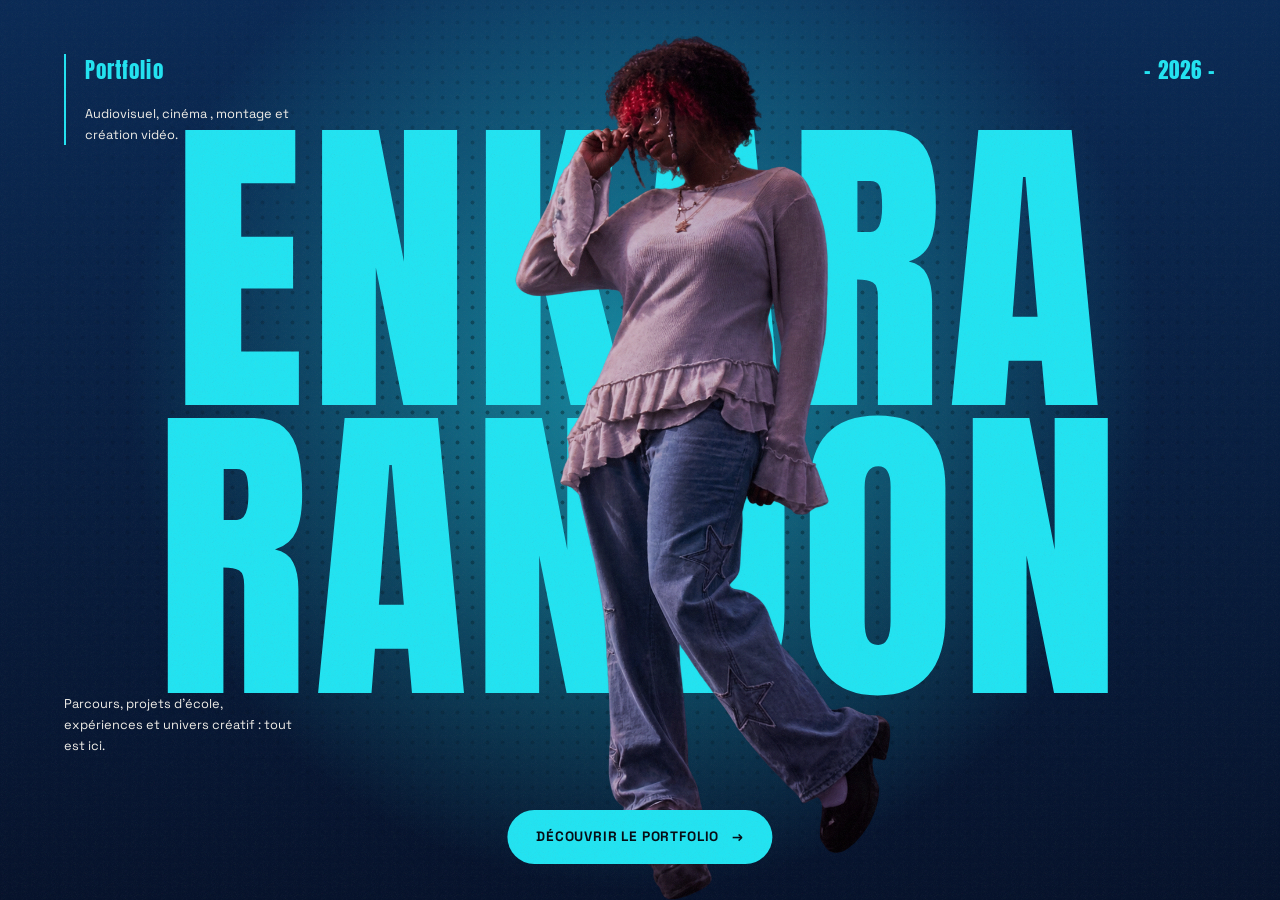
<file: index.html>
<!DOCTYPE html>
<html lang="fr"><head><meta charset="utf-8"><meta name="viewport" content="width=device-width,initial-scale=1">
<title>Portfolio — Enkara Randon</title><meta name="description" content="Portfolio audiovisuel d'Enkara Randon.">
<link rel="preconnect" href="https://fonts.googleapis.com"><link rel="preconnect" href="https://fonts.gstatic.com" crossorigin>
<link href="https://fonts.googleapis.com/css2?family=Anton&family=Space+Grotesk:wght@400;700&display=swap" rel="stylesheet">
<link rel="stylesheet" href="css/style.css"></head>
<body><main class="stage hero">
<div class="dots"></div>
<div class="title back display" aria-hidden="true">Enkara<br>Randon</div>
<h1 class="sr" style="position:absolute;left:-9999px">Enkara Randon — Portfolio</h1>
<div class="portrait"><img src="assets/images/enkara-portrat.png" alt="Portrait d'Enkara Randon"></div>
<p class="note tl"><b>Portfolio</b>Audiovisuel, cinéma , montage et création vidéo.</p>
<p class="note tr"><b>- 2026 -</b></p>
<p class="note bl">Parcours, projets d'école, expériences et univers créatif : tout est ici.</p>
<a class="cta" href="portfolio.html">Découvrir le portfolio <i>→</i></a>
</main><script src="js/main.js"></script></body></html>
</file>
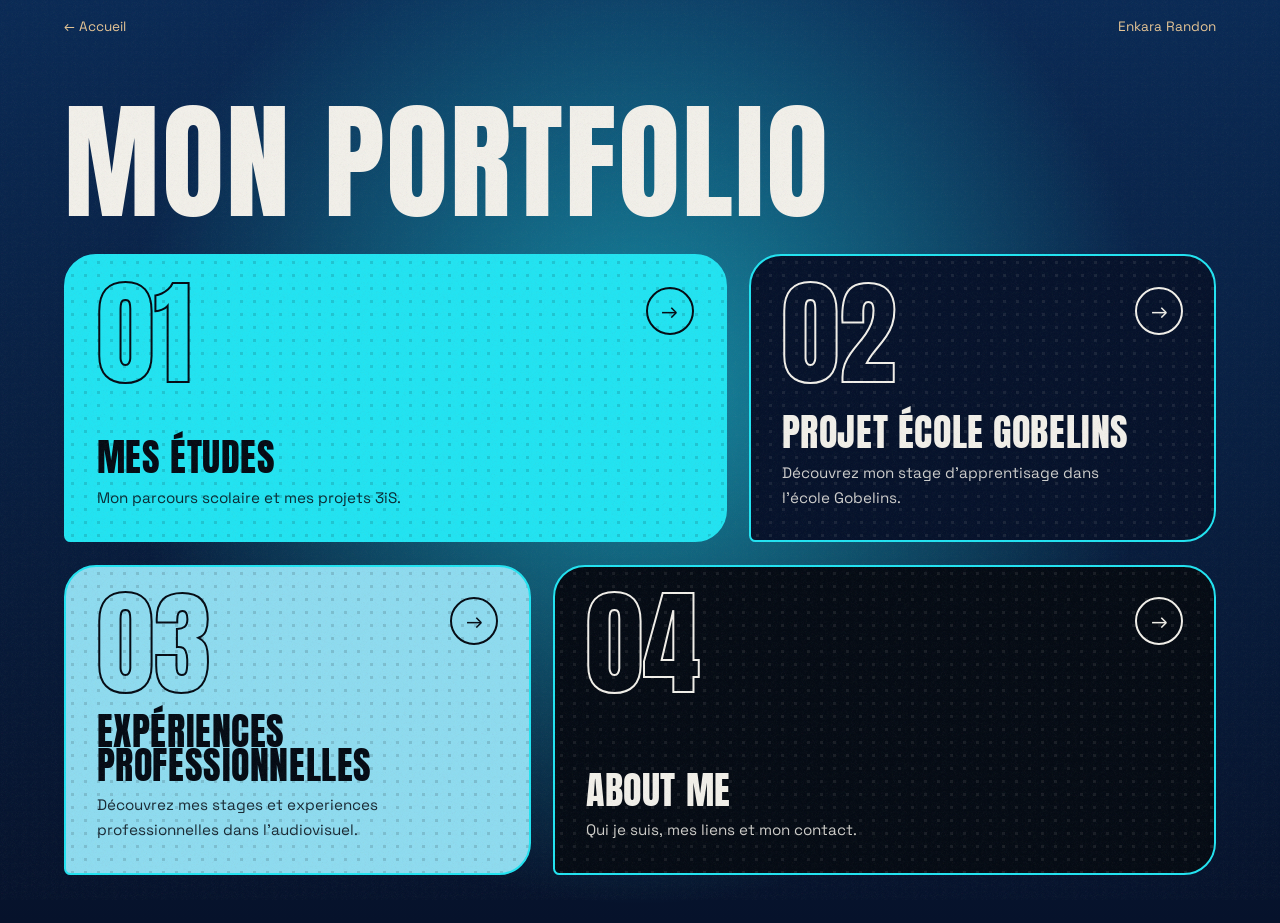
<file: portfolio.html>
<!DOCTYPE html>
<html lang="fr"><head><meta charset="utf-8"><meta name="viewport" content="width=device-width,initial-scale=1">
<title>Sommaire — Enkara Randon</title>
<link href="https://fonts.googleapis.com/css2?family=Anton&family=Space+Grotesk:wght@400;700&display=swap" rel="stylesheet">
<link rel="stylesheet" href="css/style.css"></head>
<body>
<nav class="nav"><a href="index.html">← Accueil</a><a href="index.html">Enkara Randon</a></nav>
<main class="stage toc">
<div class="dots"></div>
<h1>Mon Portfolio</h1>
<div class="cards">
<a class="card c1 rv" href="pages/etudes.html"><div class="top"><span class="num">01</span><span class="go">→</span></div><div><h2>Mes études</h2><p>Mon parcours scolaire et mes projets 3iS.</p></div></a>
<a class="card c2 rv" href="pages/gobelins.html"><div class="top"><span class="num">02</span><span class="go">→</span></div><div><h2>Projet École Gobelins</h2><p>Découvrez mon stage d'apprentisage dans l'école Gobelins.</p></div></a>
<a class="card c3 rv" href="pages/experiences.html"><div class="top"><span class="num">03</span><span class="go">→</span></div><div><h2>Expériences professionnelles</h2><p>Découvrez mes stages et experiences professionnelles dans l'audiovisuel.</p></div></a>
<a class="card c4 rv" href="pages/about.html"><div class="top"><span class="num">04</span><span class="go">→</span></div><div><h2>About me</h2><p>Qui je suis, mes liens et mon contact.</p></div></a>
</div>
</main>
<script src="js/main.js"></script>
</body></html>
</file>
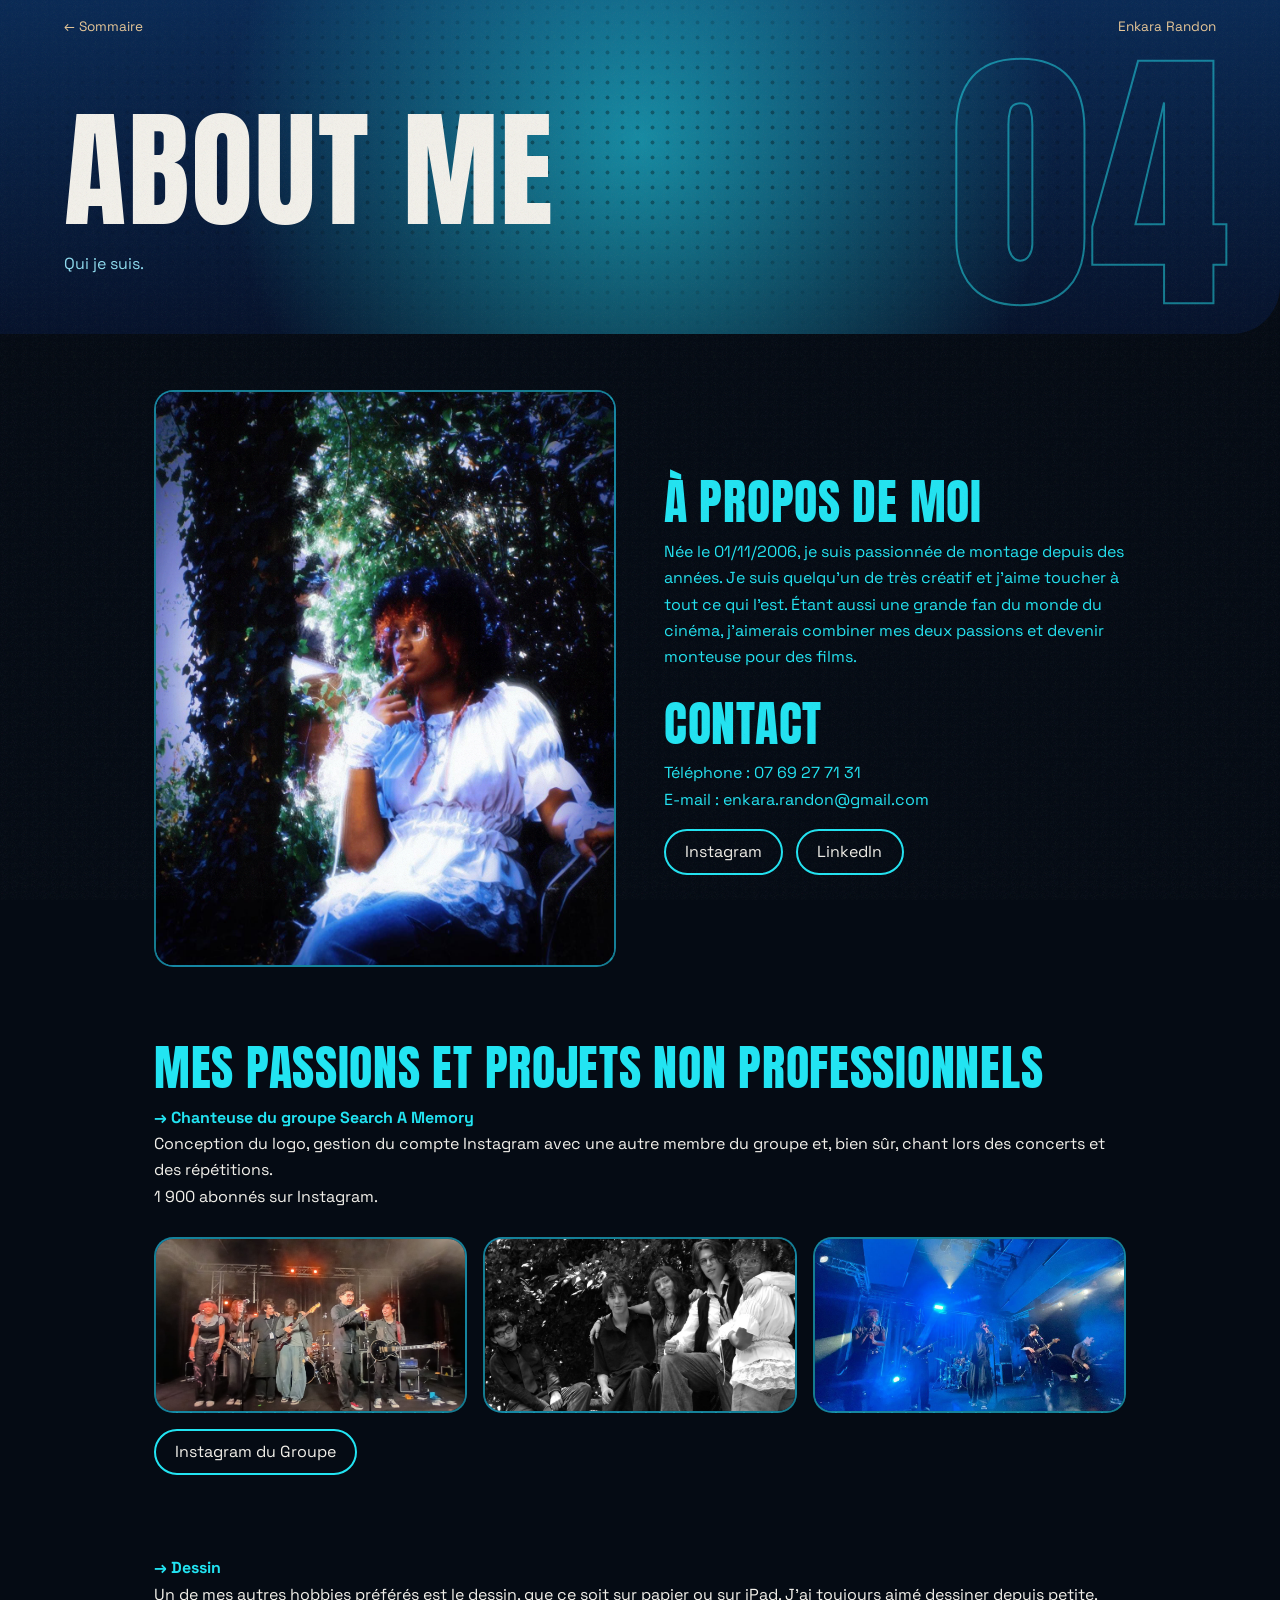
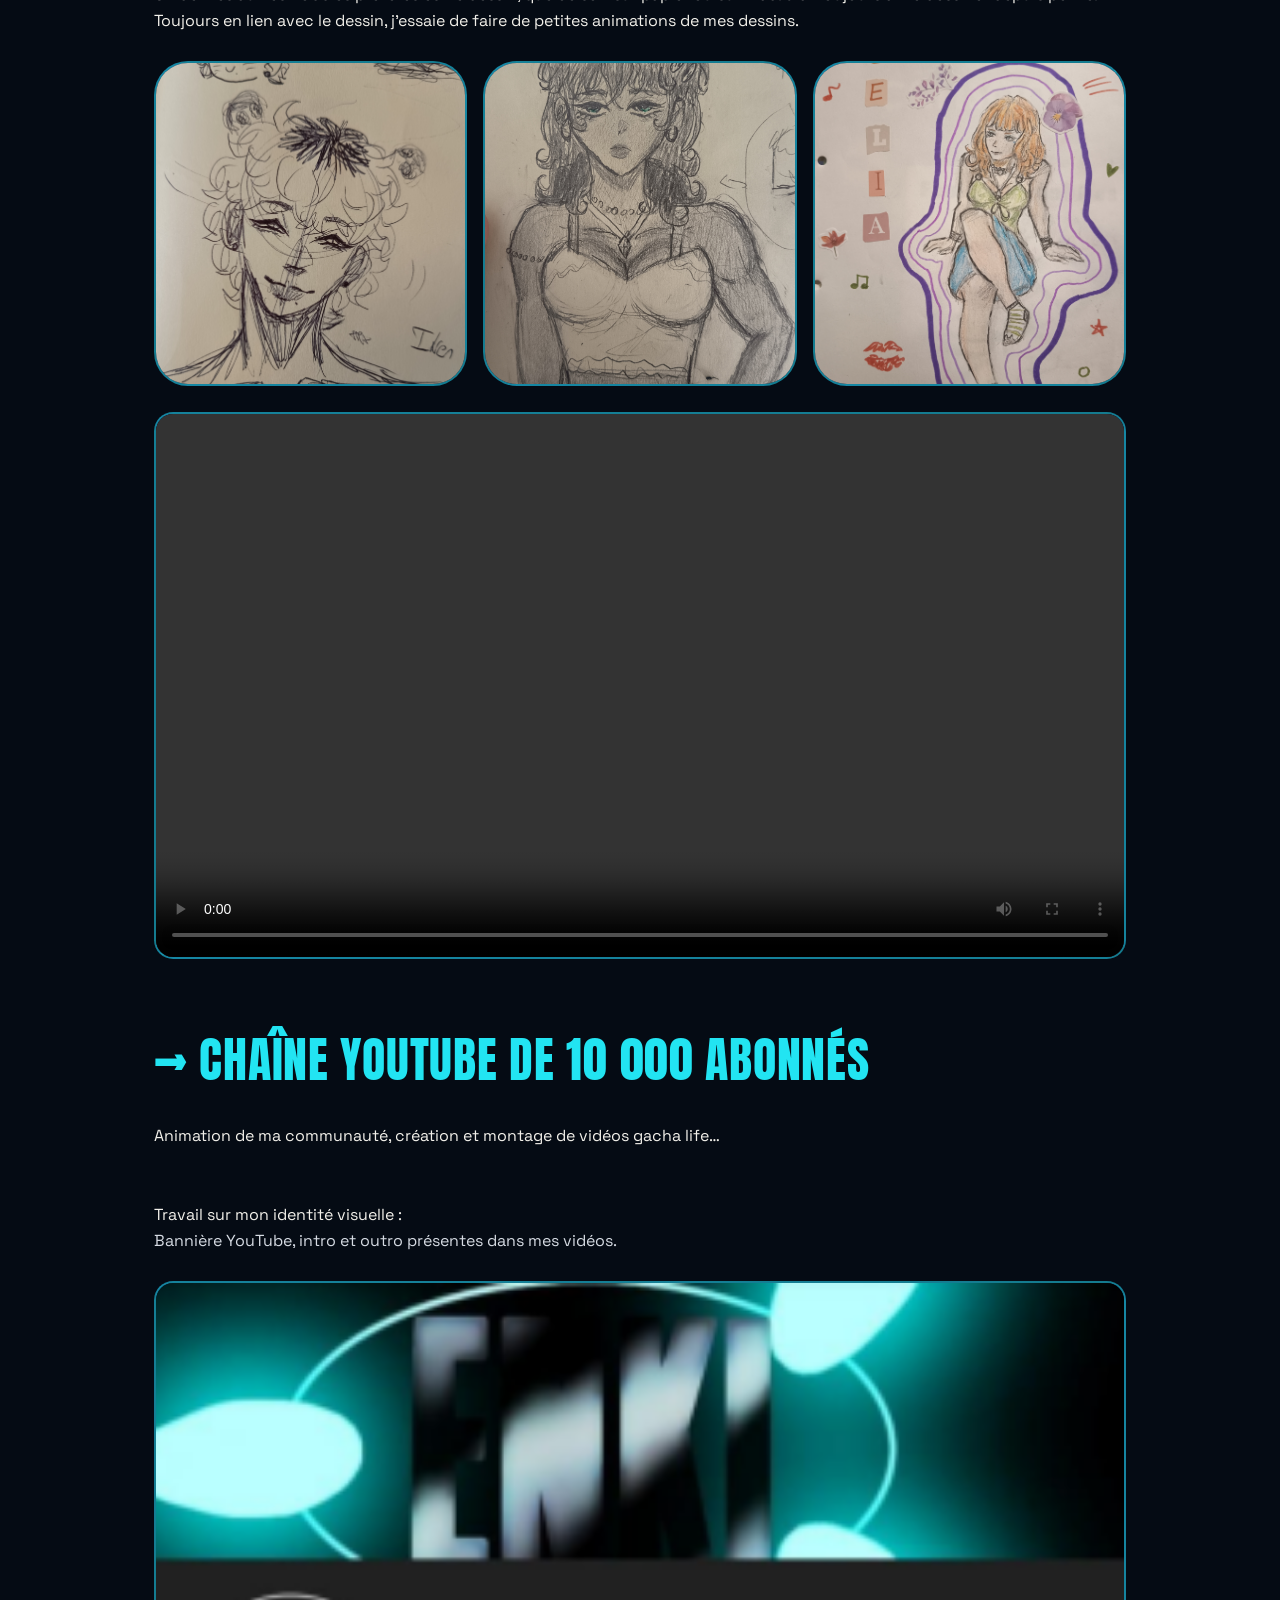
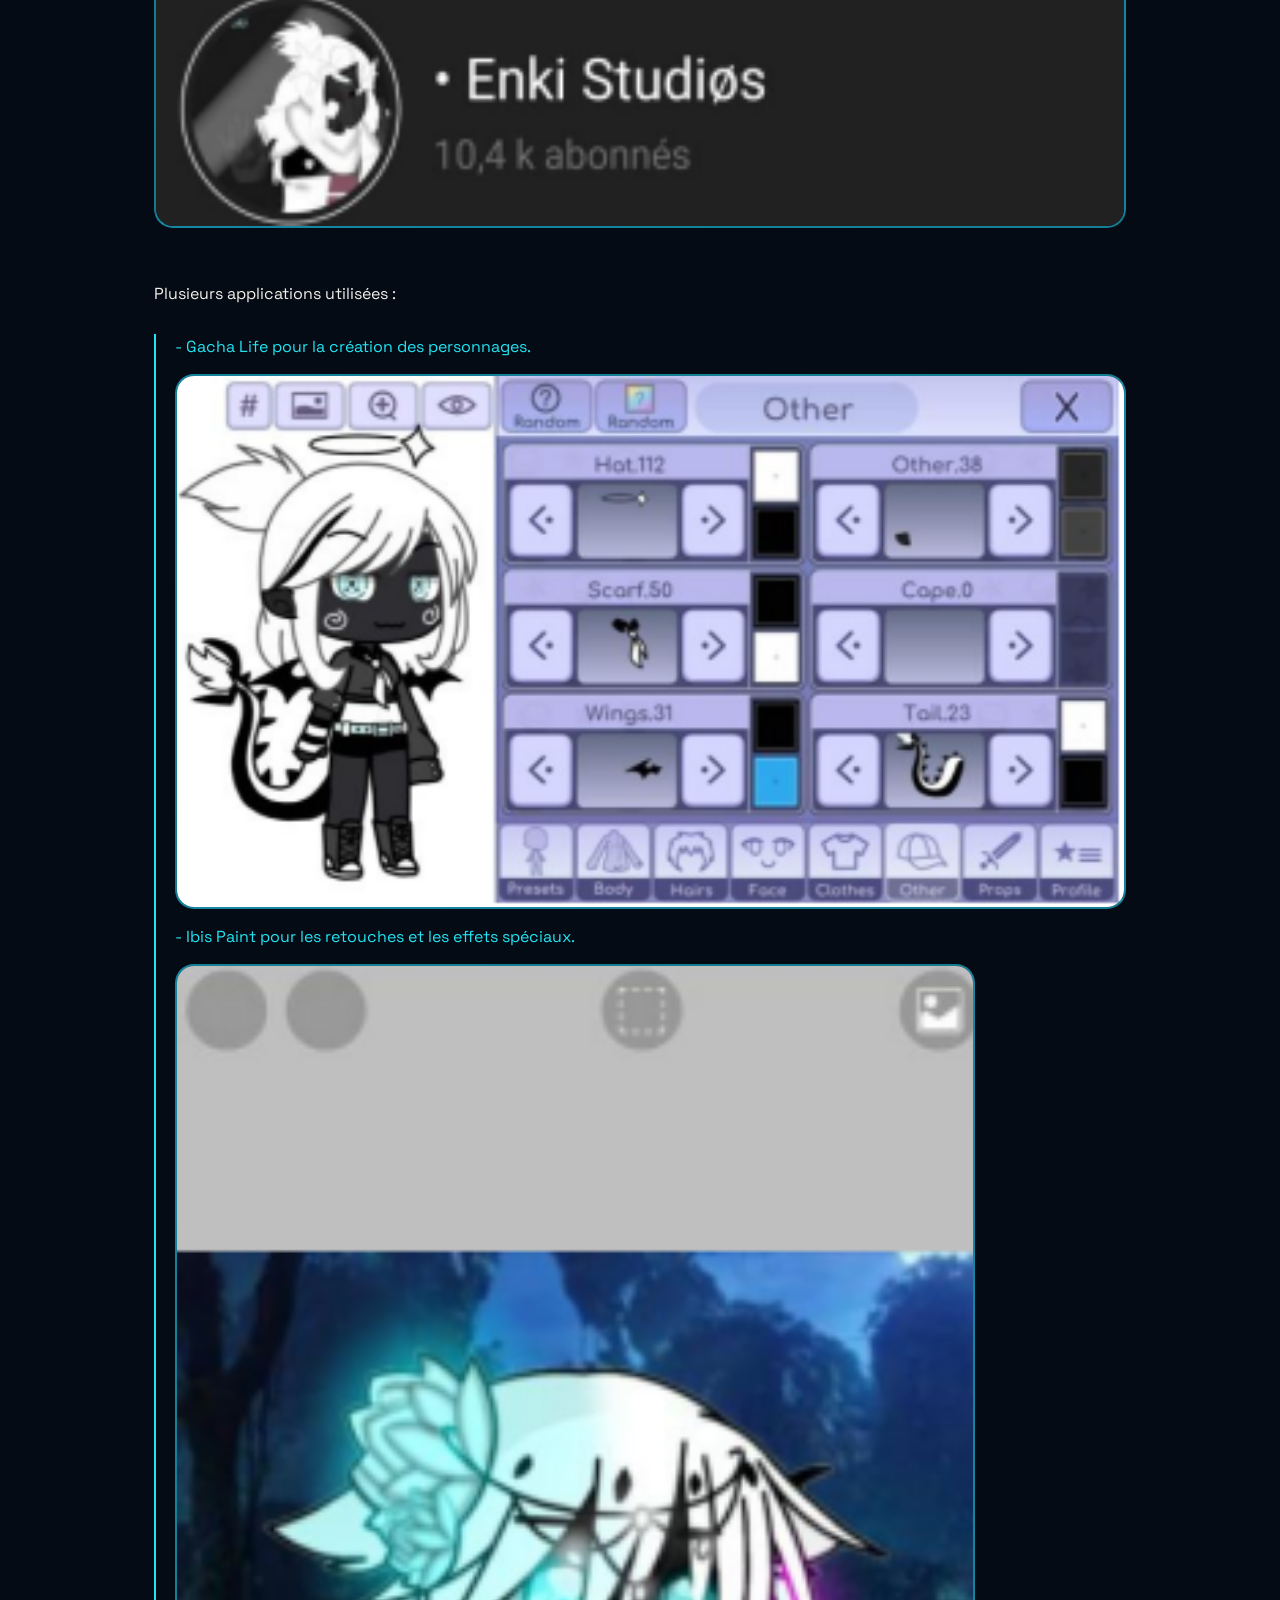
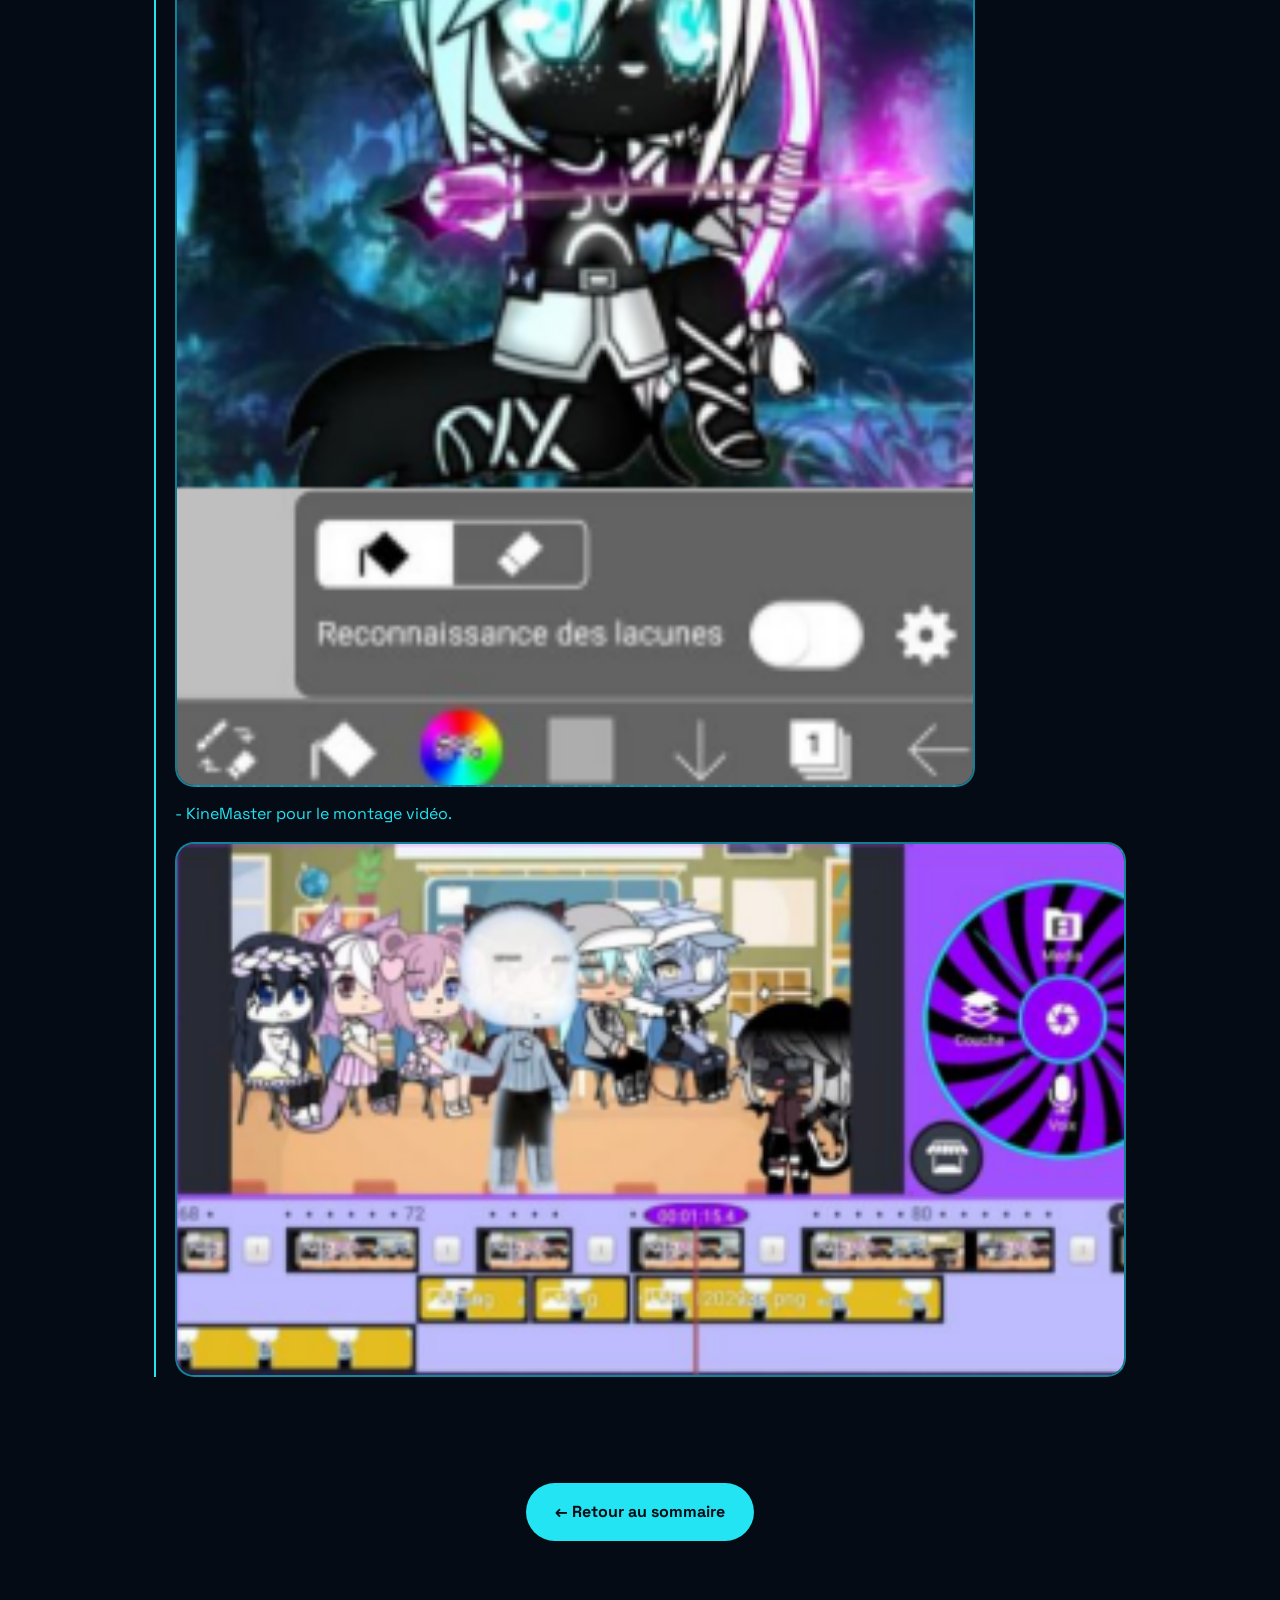
<file: pages/about.html>
<!DOCTYPE html>
<html lang="fr"><head><meta charset="utf-8"><meta name="viewport" content="width=device-width,initial-scale=1">
<title>About me — Enkara Randon</title>
<link href="https://fonts.googleapis.com/css2?family=Anton&family=Space+Grotesk:wght@400;700&display=swap" rel="stylesheet">
<link rel="stylesheet" href="../css/style.css"></head>
<body>
<nav class="nav"><a href="../portfolio.html">← Sommaire</a><a href="../index.html">Enkara Randon</a></nav>
<main class="sub">
<header class="stage"><div class="dots"></div><span class="ghost" aria-hidden="true">04</span>
<h1>About me</h1><p class="lead">Qui je suis.</p></header>
<div class="page">

<section class="split rv">
<figure class="ph" style="--r:4/5" data-label="Photographie à ajouter"><img src="../assets/images/enkara-portraitt.png" alt="Portrait d'Enkara Randon" style="object-position:48% 50%" onerror="this.remove()"></figure>
<div>
<h2>À propos de moi</h2>
<p class="todo">

Née le 01/11/2006, je suis passionnée de montage depuis des années. Je suis quelqu'un de très créatif et j'aime toucher à tout ce qui l'est.
 Étant aussi une grande fan du monde du cinéma, j'aimerais combiner mes deux passions et devenir monteuse pour des films.</p>
<h2 style="margin-top:2rem">Contact</h2>
<p class="todo">Téléphone : 07 69 27 71 31</p>
<p class="todo">E-mail : enkara.randon@gmail.com</p>
<div class="links"><a href="https://www.instagram.com/enkaaa_01/">Instagram</a><a href="https://www.linkedin.com/in/randon-enkara-216898342/">LinkedIn</a></div>
</div>
</section>

<section class="rv">
    <h2>Mes Passions et Projets Non professionnels</h2>
    <strong class="todo">→ Chanteuse du groupe Search A Memory</strong>
    <br>ㅤㅤConception du logo, gestion du compte Instagram avec une autre membre du groupe et, bien sûr, chant lors des concerts et des répétitions.
    <br>ㅤㅤ1 900 abonnés sur Instagram.
    <p>ㅤ</p>
    <div class="gal">
        <figure class="ph" style="--r:16/9" data-label="Capture à ajouter"><img src="../assets/images/sam1.jpg" alt="" onerror="this.remove()"></figure>
        <figure class="ph" style="--r:16/9" data-label="Capture à ajouter"><img src="../assets/images/sam222.jpg" alt="" onerror="this.remove()"></figure>
        <figure class="ph" style="--r:16/9" data-label="Affiche à ajouter"><img src="../assets/images/sam3.jpg" alt="" onerror="this.remove()"></figure>
    </div>
    <div class="links"><a href="https://www.instagram.com/search_a_memory/">Instagram du Groupe</a></div>
</section>
<section class="rv">
    <strong class="todo">→ Dessin</strong>
    <br>ㅤㅤUn de mes autres hobbies préférés est le dessin, que ce soit sur papier ou sur iPad. J'ai toujours aimé dessiner depuis petite.
        Toujours en lien avec le dessin, j'essaie de faire de petites animations de mes dessins.
    <p>ㅤ</p>
    <div class="gal">
        <figure class="ph0" style="--r:16/9" data-label="Capture à ajouter"><img src="../assets/images/dessin1.jpg" alt="" onerror="this.remove()"></figure>
        <figure class="ph0" style="--r:16/9" data-label="Capture à ajouter"><img src="../assets/images/dessin2.jpg" alt="" onerror="this.remove()"></figure>
        <figure class="ph0" style="--r:16/9" data-label="Affiche à ajouter"><img src="../assets/images/dessin3.jpg" alt="" onerror="this.remove()"></figure>
    </div>
    <p>ㅤ</p>
    <div class="ph" style="--r:16/9">
        <video controls preload="metadata">
            <source src="../assets/videos/annim.MP4" type="video/mp4">
        </video>
    </div>
</section>
<section class="rv">
    <h2>→ Chaîne YouTube de 10 000 abonnés</h2>
    <br>Animation de ma communauté, création et montage de vidéos gacha life…
    <p>ㅤ</p>
    <br>Travail sur mon identité visuelle :
    <p>Bannière YouTube, intro et outro présentes dans mes vidéos.</p> 
    <p>ㅤ</p>
    <div class="ph" style="--r:16/9" data-label="Vidéo du projet à ajouter">
        <img src="../assets/images/cam1.png" alt="Photographie du planning" onerror="this.remove()">
    </div>
    <p>ㅤ</p>
    <br>Plusieurs applications utilisées :
    <p>ㅤ</p>
    <ul class="tl">
        <li class="todo">- Gacha Life pour la création des personnages.</li>
        <figure class="ph" style="--r:16/9" data-label="Capture à ajouter"><img src="../assets/images/log1.png" alt="" onerror="this.remove()"></figure>
        <li class="todo">- Ibis Paint pour les retouches et les effets spéciaux.</li>
        <figure class="ph1" style="--r:9/16" data-label="Capture à ajouter"><img src="../assets/images/log3.png" alt="" onerror="this.remove()"></figure>
        <li class="todo">- KineMaster pour le montage vidéo.</li>
        <figure class="ph" style="--r:16/9" data-label="Capture à ajouter"><img src="../assets/images/log2.png" alt="" onerror="this.remove()"></figure>
    </ul>
    <p>ㅤ</p>
</section>

<a class="back-btn" href="../portfolio.html">← Retour au sommaire</a>
</div></main>
<script src="../js/main.js"></script>
</body></html>
</file>
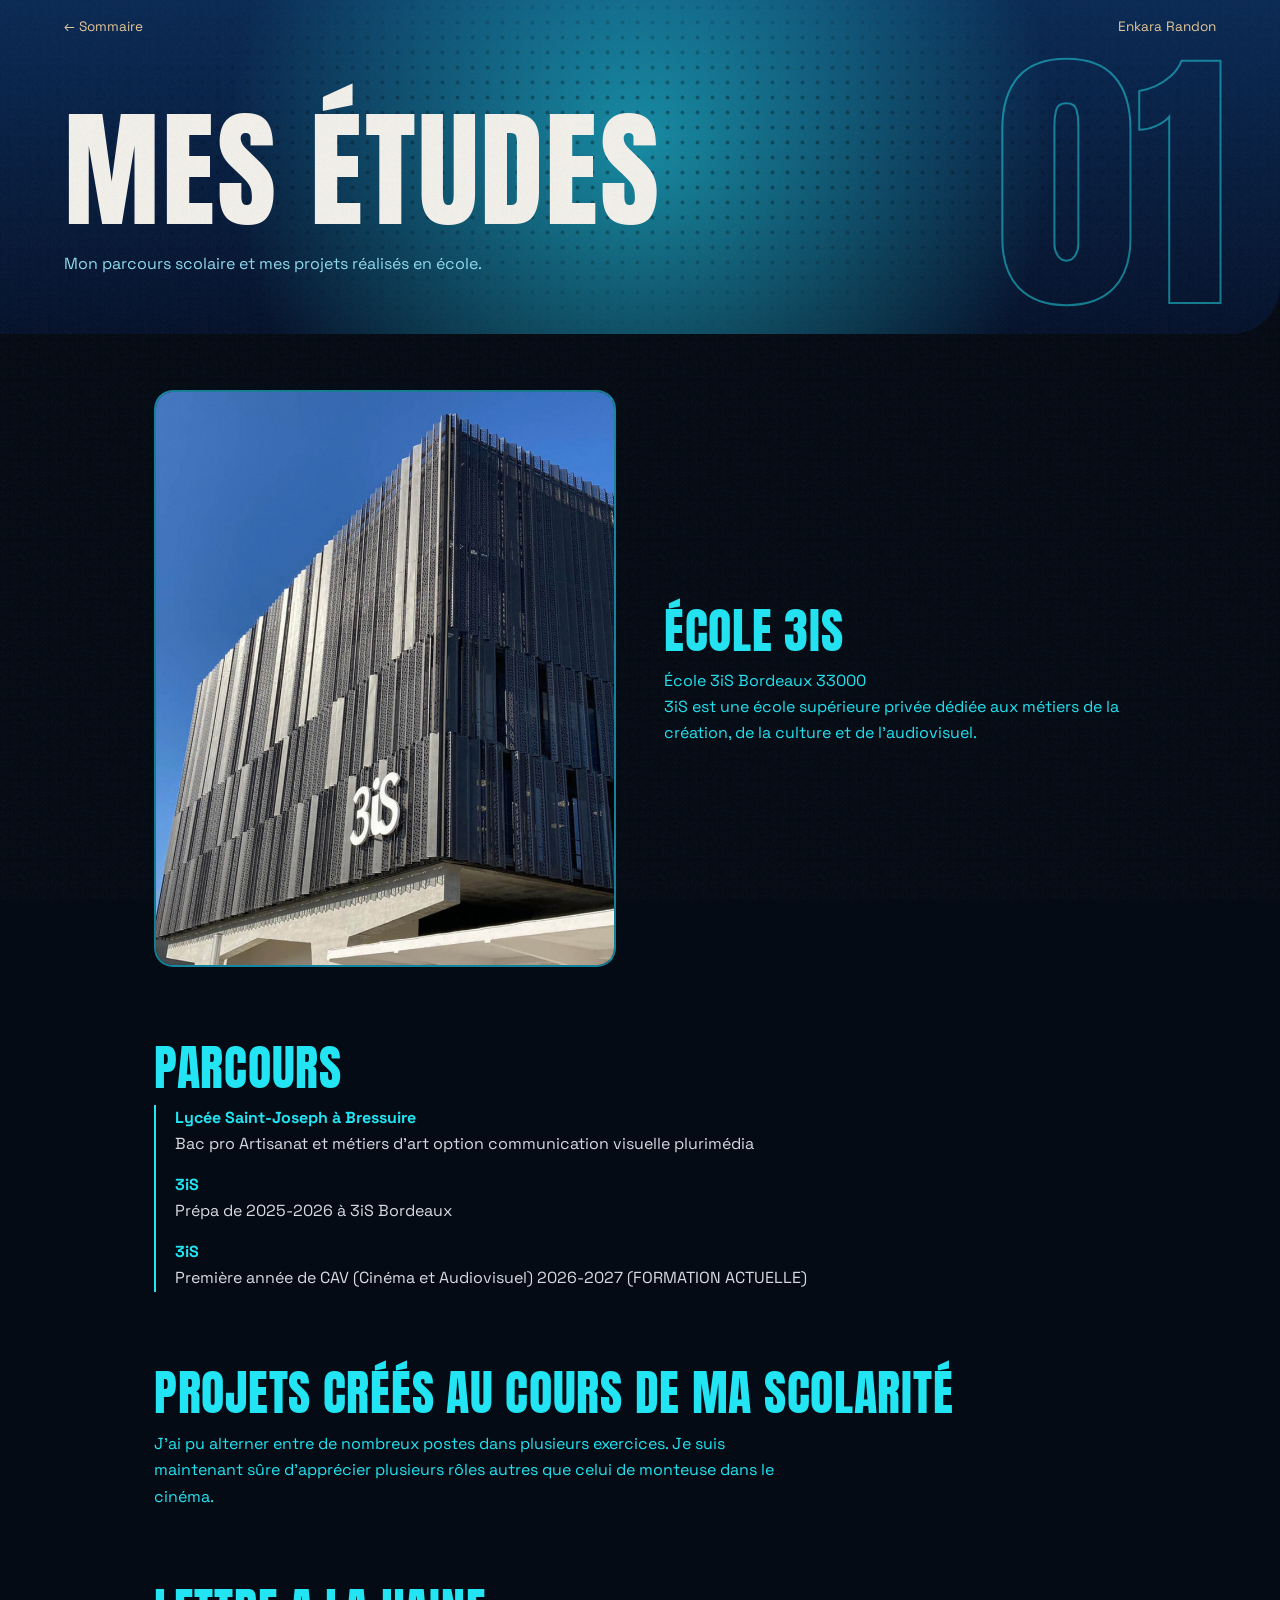
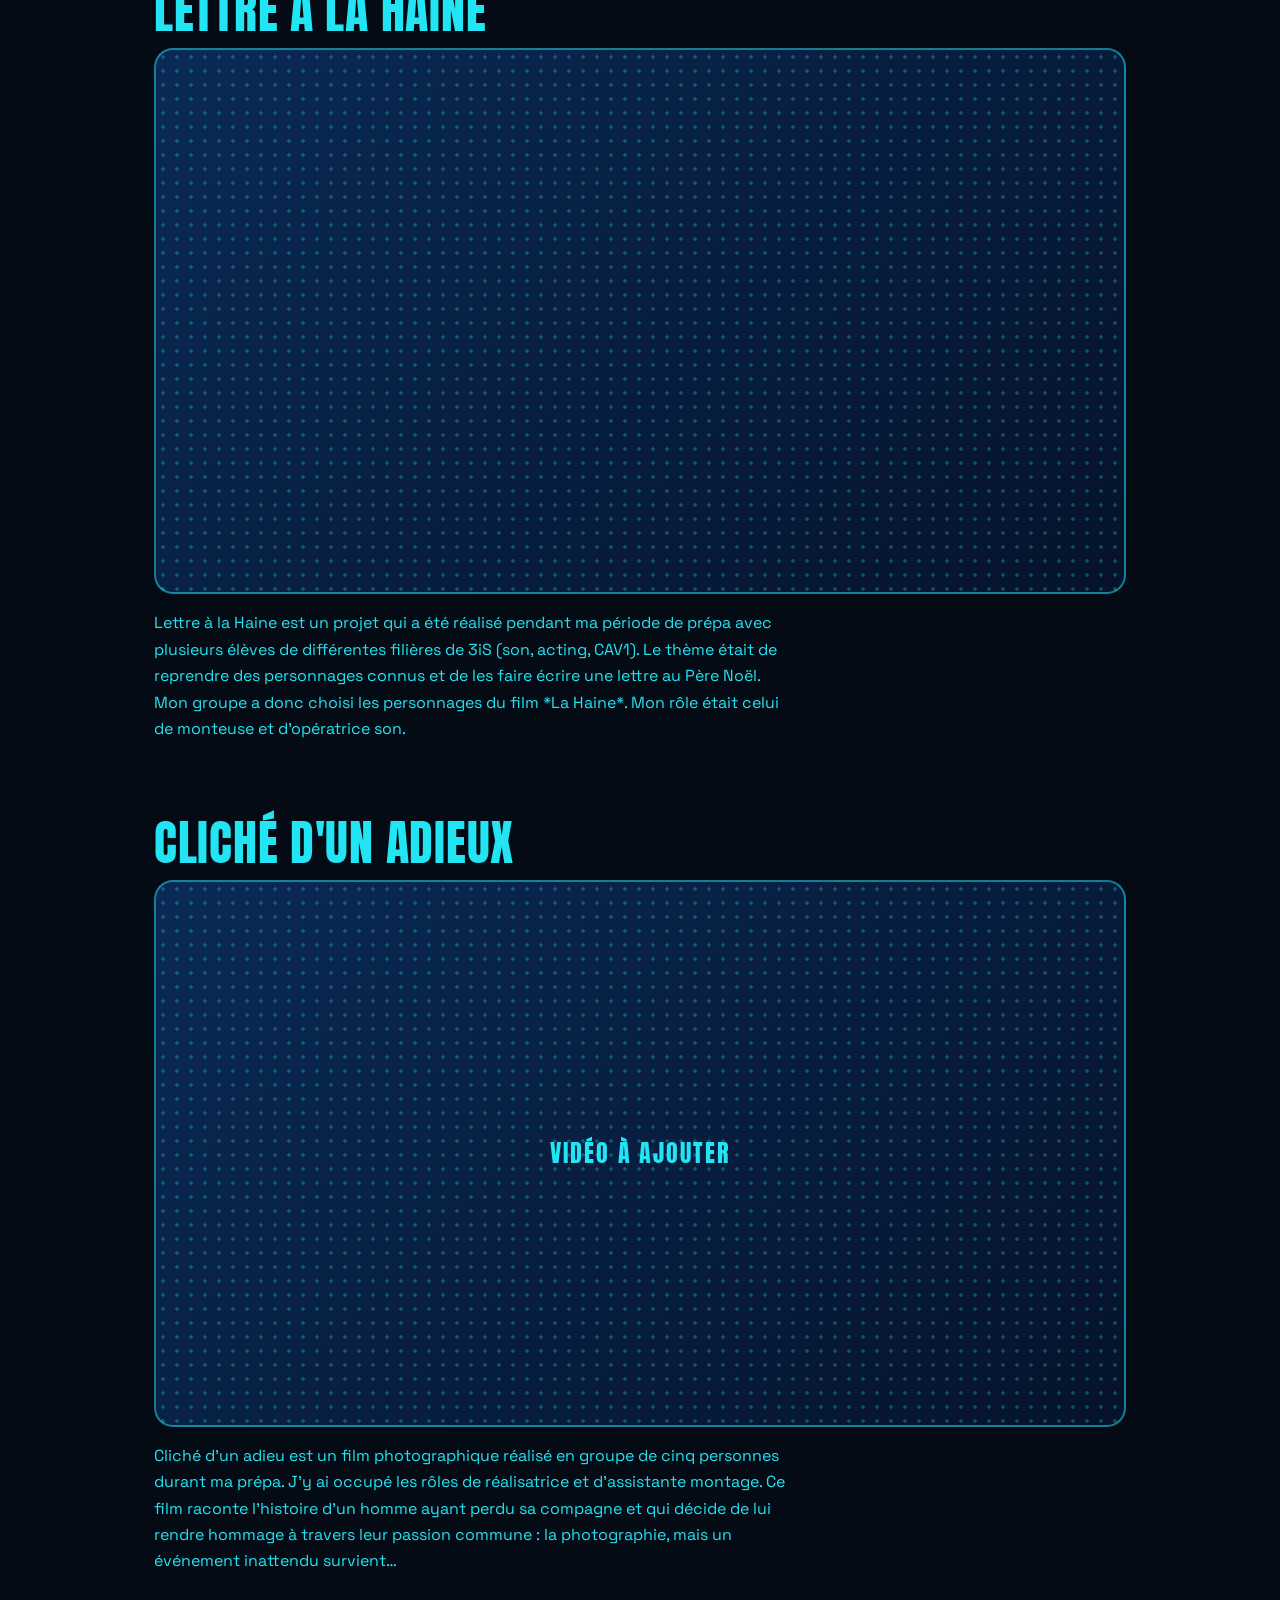
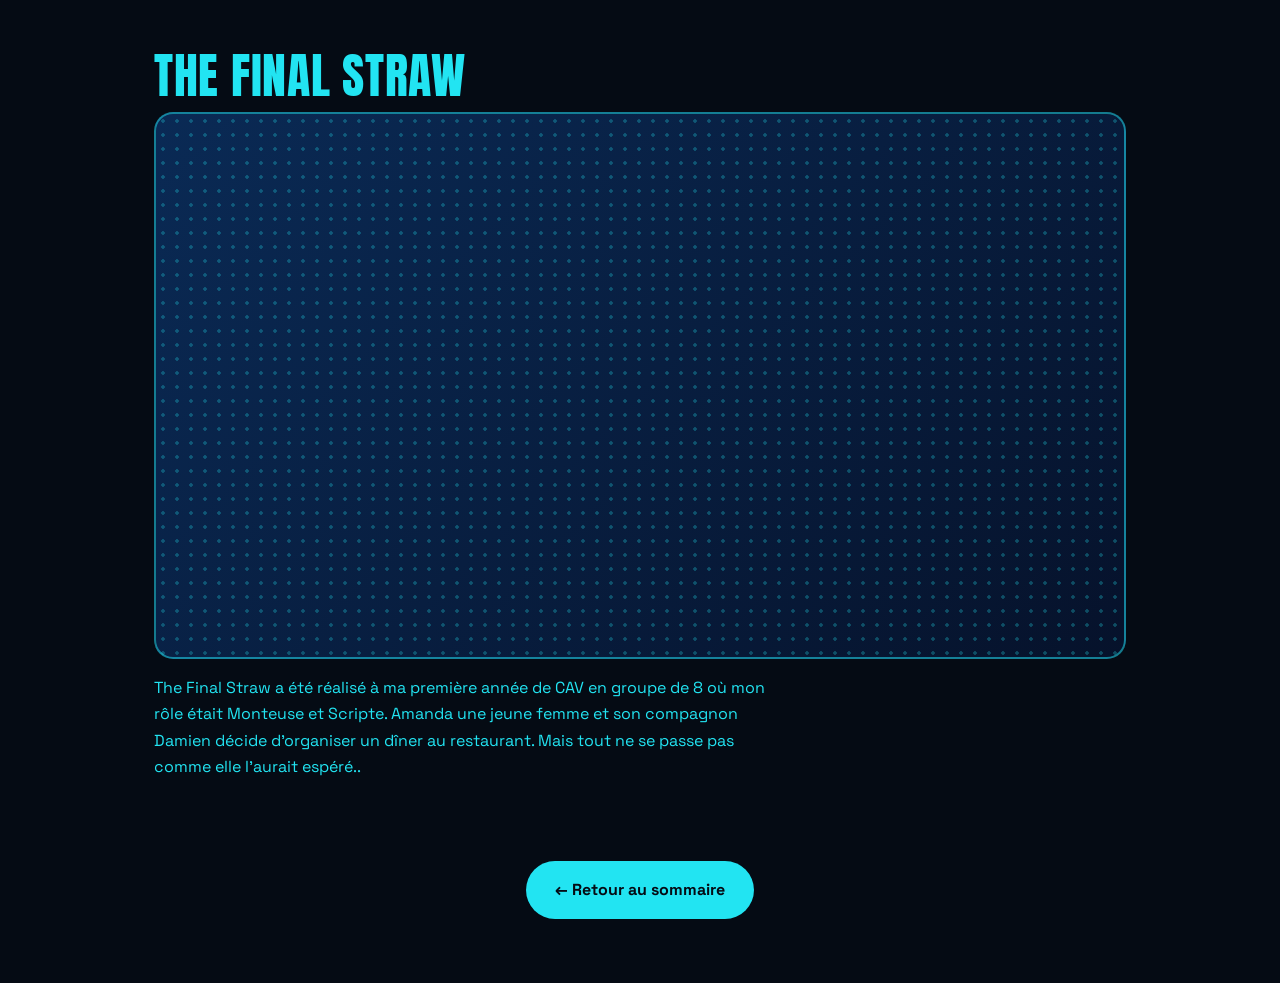
<file: pages/etudes.html>
<!DOCTYPE html>
<html lang="fr"><head><meta charset="utf-8"><meta name="viewport" content="width=device-width,initial-scale=1">
<title>Mes études — Enkara Randon</title>
<link href="https://fonts.googleapis.com/css2?family=Anton&family=Space+Grotesk:wght@400;700&display=swap" rel="stylesheet">
<link rel="stylesheet" href="../css/style.css"></head>
<body>
<nav class="nav"><a href="../portfolio.html">← Sommaire</a><a href="../index.html">Enkara Randon</a></nav>
<main class="sub">
<header class="stage"><div class="dots"></div><span class="ghost" aria-hidden="true">01</span>
<h1>Mes études</h1><p class="lead">Mon parcours scolaire et mes projets réalisés en école.</p></header>
<div class="page">

<section class="split rv">
<figure class="ph" style="--r:4/5" data-label="Photographie de l'école à ajouter"><img src="../assets/images/ecole.jpg" alt="Photographie de l'établissement" onerror="this.remove()"></figure>
<div><h2>École 3iS</h2>
<p class="todo">École 3iS Bordeaux 33000</p>
<p class="todo">3iS est une école supérieure privée dédiée aux métiers de la création, de la culture et de l'audiovisuel.</p></div>
</section>

<section class="rv"><h2>Parcours</h2>
<ul class="tl">
<li><strong class="todo">Lycée Saint-Joseph à Bressuire</strong><br>Bac pro Artisanat et métiers d'art option communication visuelle plurimédia</li>
<li><strong class="todo">3iS</strong><br>Prépa de 2025-2026 à 3iS Bordeaux</li>
<li><strong class="todo">3iS</strong><br>Première année de CAV (Cinéma et Audiovisuel) 2026-2027 (FORMATION ACTUELLE)</li>
</ul></section>

<section class="rv"><h2>Projets créés au cours de ma scolarité</h2>
<p class="todo" style="margin-top:1rem">J'ai pu alterner entre de nombreux postes dans plusieurs exercices. Je suis maintenant sûre d'apprécier plusieurs rôles autres que celui de monteuse dans le cinéma.</p>
</section>

<section class="rv"><h2>Lettre a la haine</h2>
<div class="ph youtube-video" style="--r:16/9">
    <iframe
        src="https://www.youtube.com/embed/L4FunjHMlI4"
        title="Lettre à la Haine"
        referrerpolicy="strict-origin-when-cross-origin"
        allowfullscreen>
    </iframe>
</div>
<p class="todo" style="margin-top:1rem">Lettre à la Haine est un projet qui a été réalisé pendant ma période de prépa avec plusieurs élèves de différentes filières de 3iS (son, acting, CAV1). Le thème était de reprendre des personnages connus et de les faire écrire une lettre au Père Noël. Mon groupe a donc choisi les personnages du film *La Haine*.

Mon rôle était celui de monteuse et d'opératrice son.</p>
</section>

<section class="rv"><h2>Cliché d'un adieux</h2>
<div class="ph" style="--r:16/9" data-label="Vidéo à ajouter">
<video controls preload="metadata"><source src="../assets/videos/Prepa_Film-Photo_Groupe1_Clichéd'unadieu.mp4" type="video/mp4" onerror="this.parentNode.remove()"></video></div>
<p class="todo" style="margin-top:1rem">Cliché d'un adieu est un film photographique réalisé en groupe de cinq personnes durant ma prépa. J'y ai occupé les rôles de réalisatrice et d'assistante montage.
Ce film raconte l'histoire d'un homme ayant perdu sa compagne et qui décide de lui rendre hommage à travers leur passion commune : la photographie, mais un événement inattendu survient…
</p>
</section>

<section class="rv"><h2>The Final Straw</h2>
<div class="ph youtube-video" style="--r:16/9">
    <iframe
        src="https://www.youtube.com/embed/g3n0otDuvZQ"
        title="Cliché d'un adieu"
        referrerpolicy="strict-origin-when-cross-origin"
        allowfullscreen>
    </iframe>
</div>
<p class="todo" style="margin-top:1rem">The Final Straw a été réalisé à ma première année de CAV en groupe de 8 où mon rôle était Monteuse et Scripte. Amanda une jeune femme et son compagnon Damien décide d'organiser un dîner au restaurant. Mais tout ne se passe pas comme elle l'aurait espéré..
</section>


<a class="back-btn" href="../portfolio.html">← Retour au sommaire</a>
</div></main>
<script src="../js/main.js"></script>
</body></html>
</file>
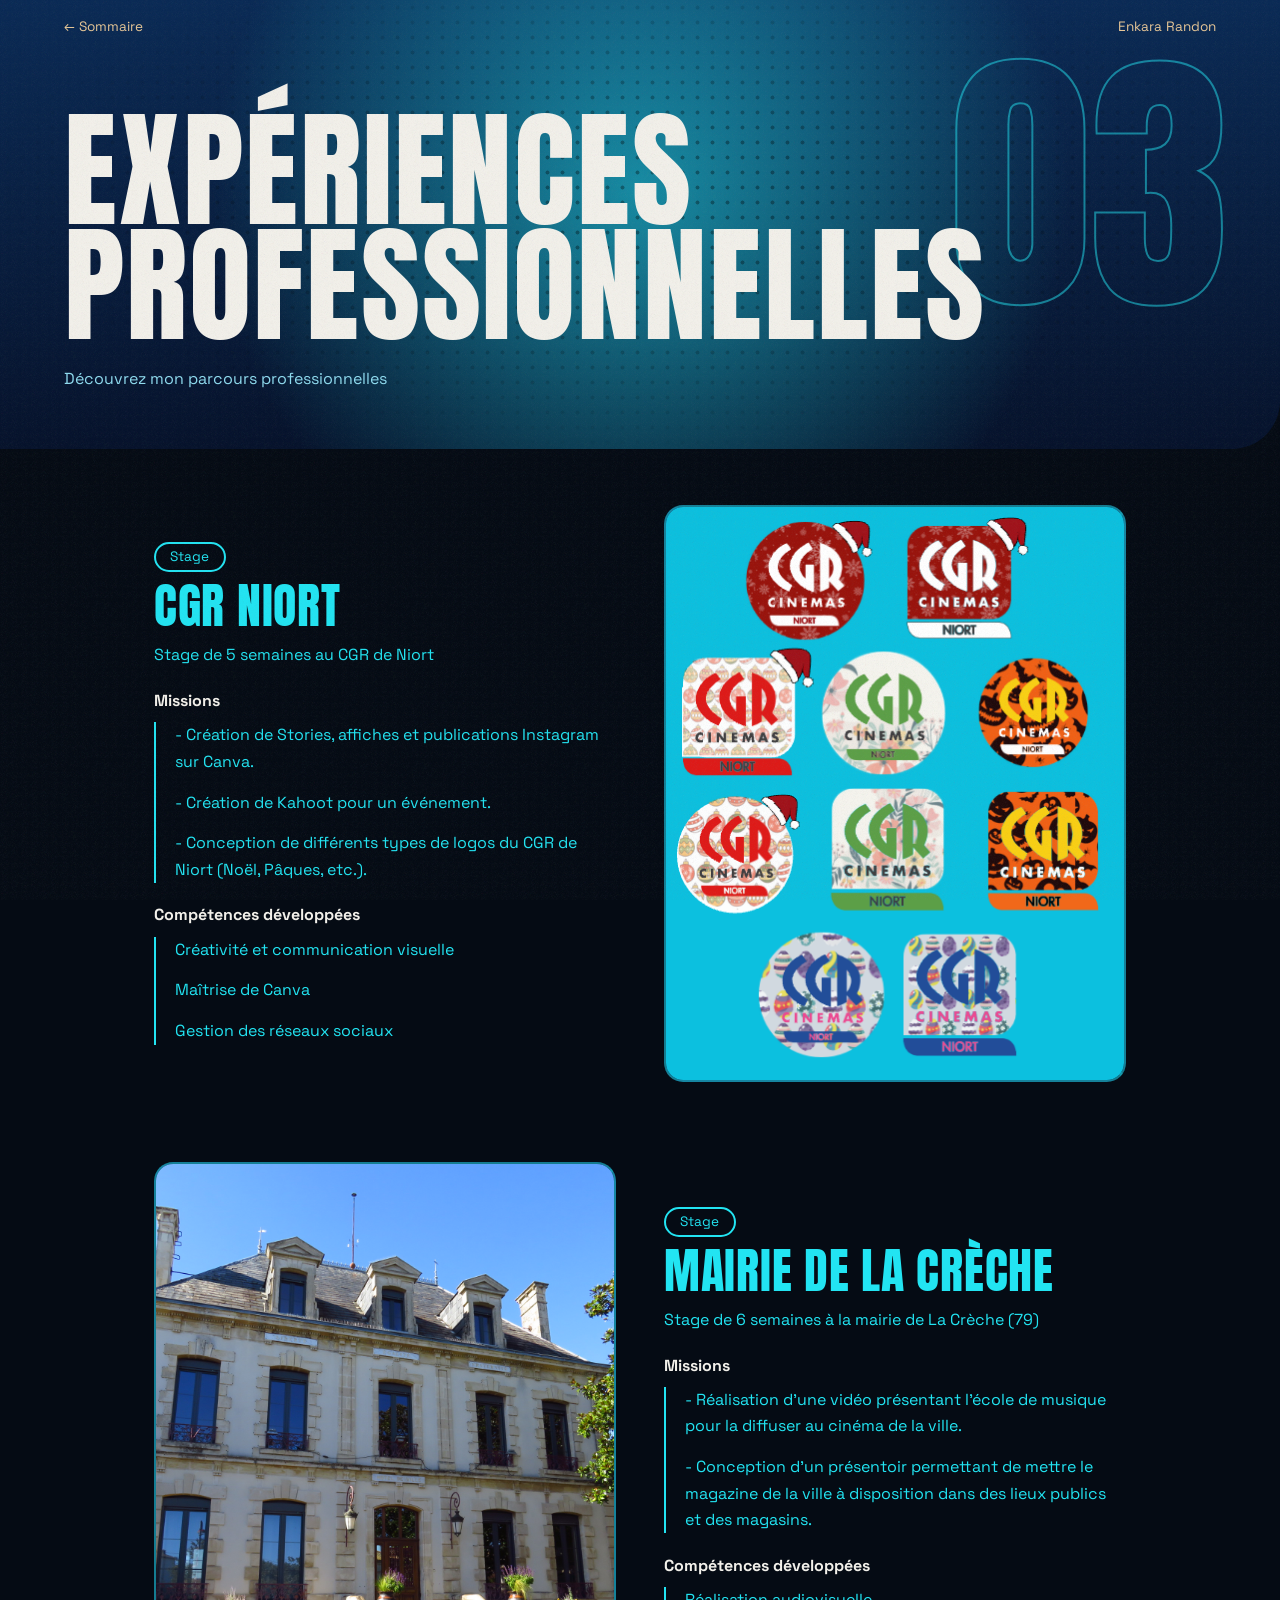
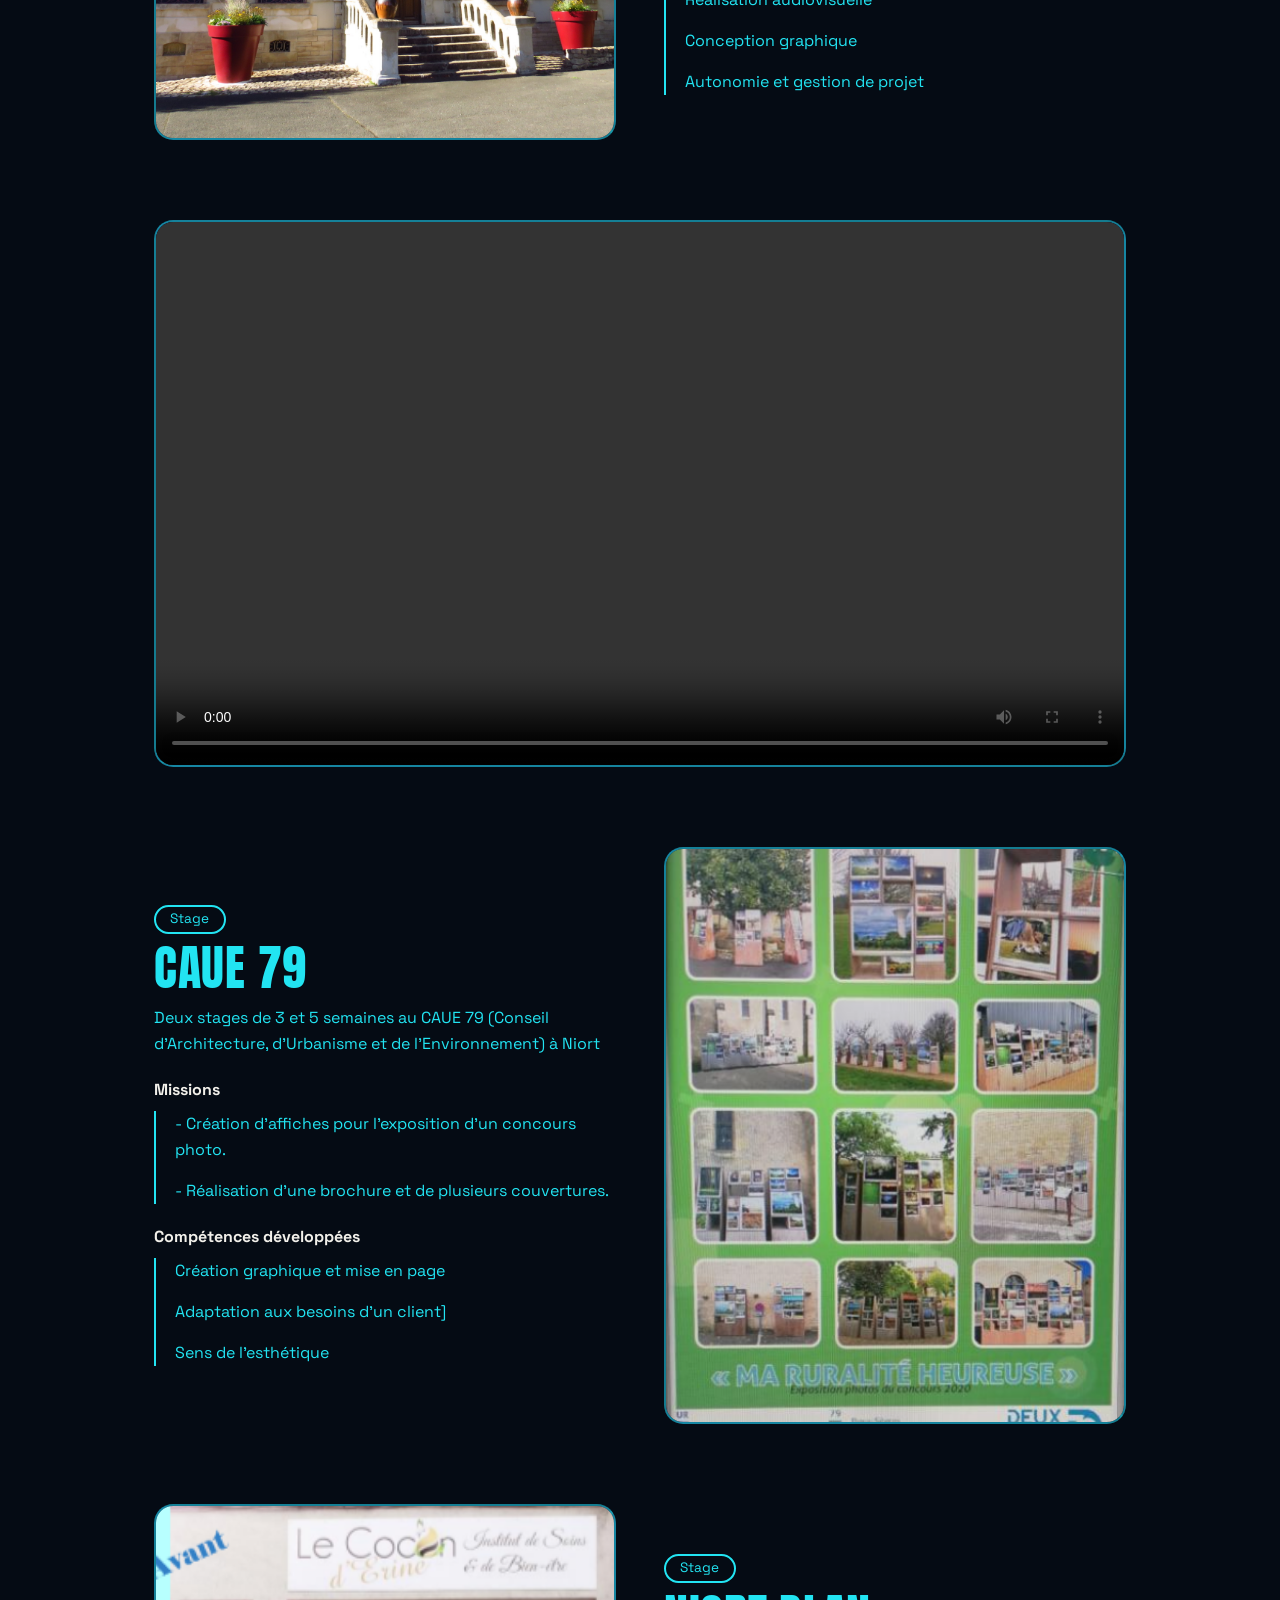
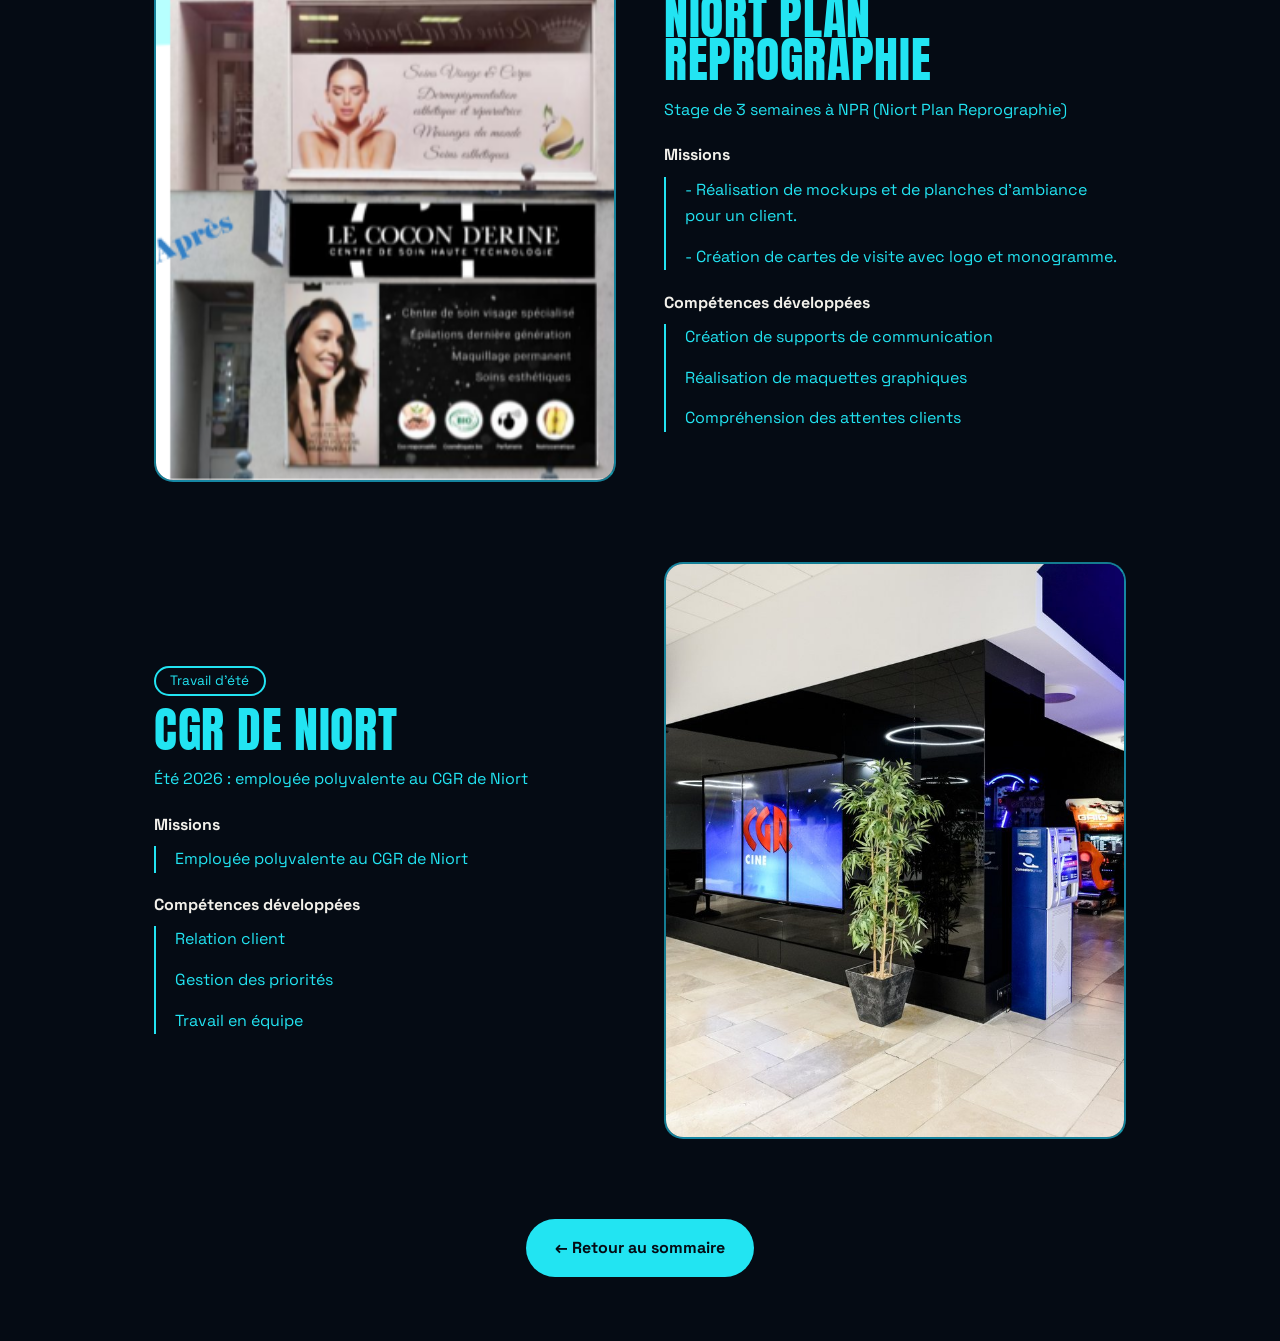
<file: pages/experiences.html>
<!DOCTYPE html>
<html lang="fr"><head><meta charset="utf-8"><meta name="viewport" content="width=device-width,initial-scale=1">
<title>Expériences professionnelles — Enkara Randon</title>
<link href="https://fonts.googleapis.com/css2?family=Anton&family=Space+Grotesk:wght@400;700&display=swap" rel="stylesheet">
<link rel="stylesheet" href="../css/style.css"></head>
<body>
<nav class="nav"><a href="../portfolio.html">← Sommaire</a><a href="../index.html">Enkara Randon</a></nav>
<main class="sub">
<header class="stage"><div class="dots"></div><span class="ghost" aria-hidden="true">03</span>
<h1>Expériences professionnelles</h1><p class="lead">Découvrez mon parcours professionnelles</p></header>
<div class="page">

<section class="split rv">
<div><span class="tag">Stage</span>
<h2 class="todo" style="color:var(--cy)">CGR Niort</h2>
<p class="todo">Stage de 5 semaines au CGR de Niort</p>
<h3>Missions</h3>
<ul class="tl">
    <li class="todo">- Création de Stories, affiches et publications Instagram sur Canva.</li>
    <li class="todo">- Création de Kahoot pour un événement.</li>
    <li class="todo">- Conception de différents types de logos du CGR de Niort (Noël, Pâques, etc.).</li></ul>
<h3>Compétences développées</h3>
<ul class="tl">
    <li class="todo">Créativité et communication visuelle</li>
    <li class="todo">Maîtrise de Canva</li>
    <li class="todo">Gestion des réseaux sociaux</li>
</ul>
</div>
<figure class="ph" style="--r:4/5" data-label=""><img src="../assets/images/zz.png" alt="Lieu du premier stage" onerror="this.remove()"></figure>
</section>

<section class="split rev rv">
<div><span class="tag">Stage</span>
<h2 class="todo" style="color:var(--cy)">Mairie de La Crèche</h2>
<p class="todo">Stage de 6 semaines à la mairie de La Crèche (79)</p>
<h3>Missions</h3>
<ul class="tl">
    <li class="todo">- Réalisation d'une vidéo présentant l'école de musique pour la diffuser au cinéma de la ville.</li>
    <li class="todo">- Conception d'un présentoir permettant de mettre le magazine de la ville à disposition dans des lieux publics et des magasins.</li>
</ul>
<h3>Compétences développées</h3>
<ul class="tl">
    <li class="todo">Réalisation audiovisuelle</li>
    <li class="todo">Conception graphique</li>
    <li class="todo">Autonomie et gestion de projet</li>
</ul>
</div>

<figure class="ph" style="--r:4/5" data-label=""><img src="../assets/images/stage2.jpg" alt="Lieu du second stage" onerror="this.remove()"></figure>
</section>
<div class="ph" style="--r:16/9">
    <p>→ Vidéo réalisée</p>
    <video controls preload="metadata">
           <source src="../assets/videos/Présentation école de musique Jane Evrard.mp4" type="video/mp4">
    </video>
</div>


<section class="split rv">
<div><span class="tag">Stage</span>
<h2 class="todo" style="color:var(--cy)">CAUE 79</h2>
<p class="todo">Deux stages de 3 et 5 semaines au CAUE 79 (Conseil d'Architecture, d'Urbanisme et de l'Environnement) à Niort</p>
<h3>Missions</h3>
<ul class="tl">
    <li class="todo">- Création d'affiches pour l'exposition d'un concours photo.</li>
    <li class="todo">- Réalisation d'une brochure et de plusieurs couvertures.</li>
</ul>
<h3>Compétences développées</h3>
<ul class="tl">
    <li class="todo">Création graphique et mise en page</li>
    <li class="todo">Adaptation aux besoins d'un client]</li>
    <li class="todo">Sens de l'esthétique</li>
</ul>
</div>
<figure class="ph" style="--r:4/5" data-label=""><img src="../assets/images/sss.png" alt="Lieu du premier stage" onerror="this.remove()"></figure>
</section>

<section class="split rev rv">
<div><span class="tag">Stage</span>
<h2 class="todo" style="color:var(--cy)">Niort Plan Reprographie</h2>
<p class="todo">Stage de 3 semaines à NPR (Niort Plan Reprographie)</p>
<h3>Missions</h3>
<ul class="tl">
    <li class="todo">- Réalisation de mockups et de planches d'ambiance pour un client.</li>
    <li class="todo">- Création de cartes de visite avec logo et monogramme.</li>
</ul>
<h3>Compétences développées</h3>
<ul class="tl">
    <li class="todo">Création de supports de communication</li>
    <li class="todo">Réalisation de maquettes graphiques</li>
    <li class="todo">Compréhension des attentes clients</li>
</ul>
</div>
<figure class="ph" style="--r:4/5" data-label=""><img src="../assets/images/zep.png" alt="Lieu du second stage" onerror="this.remove()"></figure>
</section>

<section class="split rv">
<div><span class="tag">Travail d'été</span>
<h2 class="todo" style="color:var(--cy)">CGR de Niort</h2>
<p class="todo">Été 2026 : employée polyvalente au CGR de Niort</p>
<h3>Missions</h3>
<ul class="tl">
    <li class="todo">Employée polyvalente au CGR de Niort</li>
</ul>
<h3>Compétences développées</h3>
<ul class="tl">
    <li class="todo">Relation client</li>
    <li class="todo">Gestion des priorités</li>
    <li class="todo">Travail en équipe</li>
</ul>
</div>
<figure class="ph" style="--r:4/5" data-label=""><img src="../assets/images/stagecgr.jpg" alt="Lieu du premier stage" onerror="this.remove()"></figure>
</section>



<a class="back-btn" href="../portfolio.html">← Retour au sommaire</a>
</div></main>
<script src="../js/main.js"></script>
</body></html>
</file>
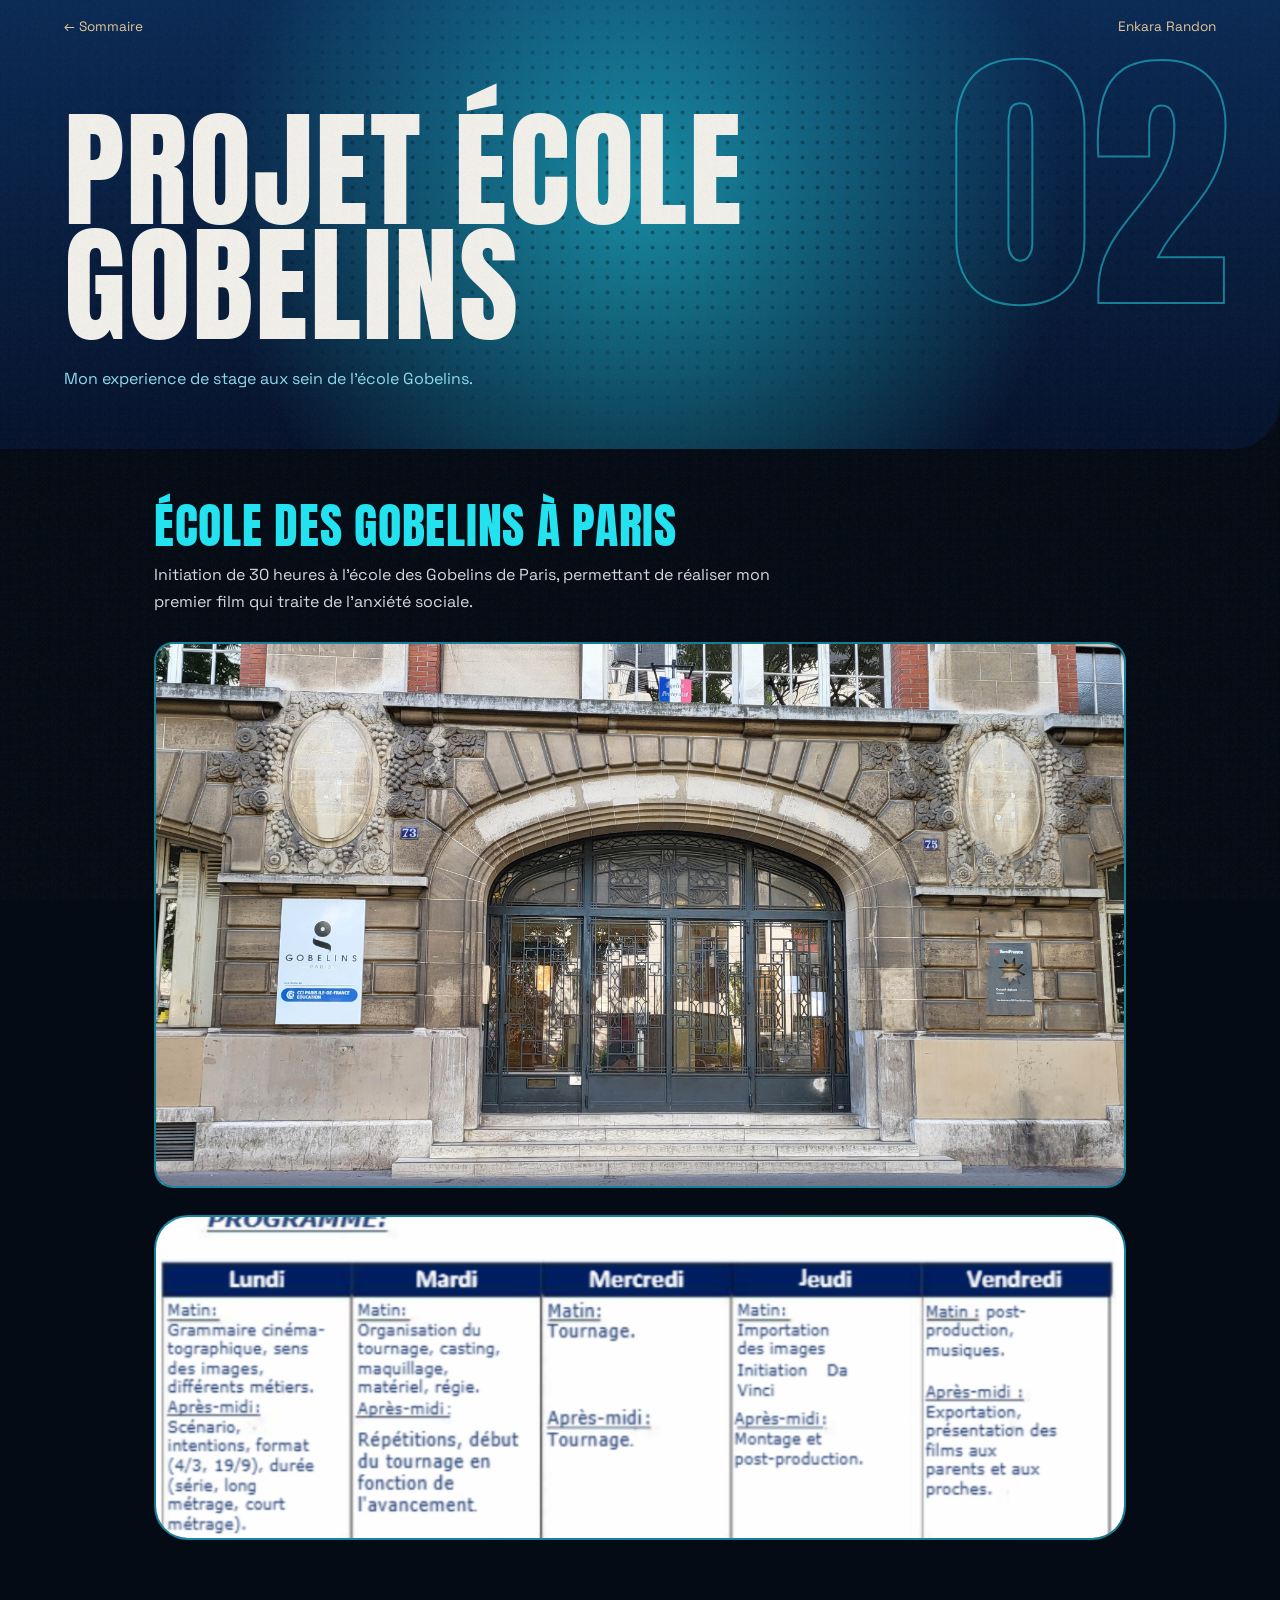
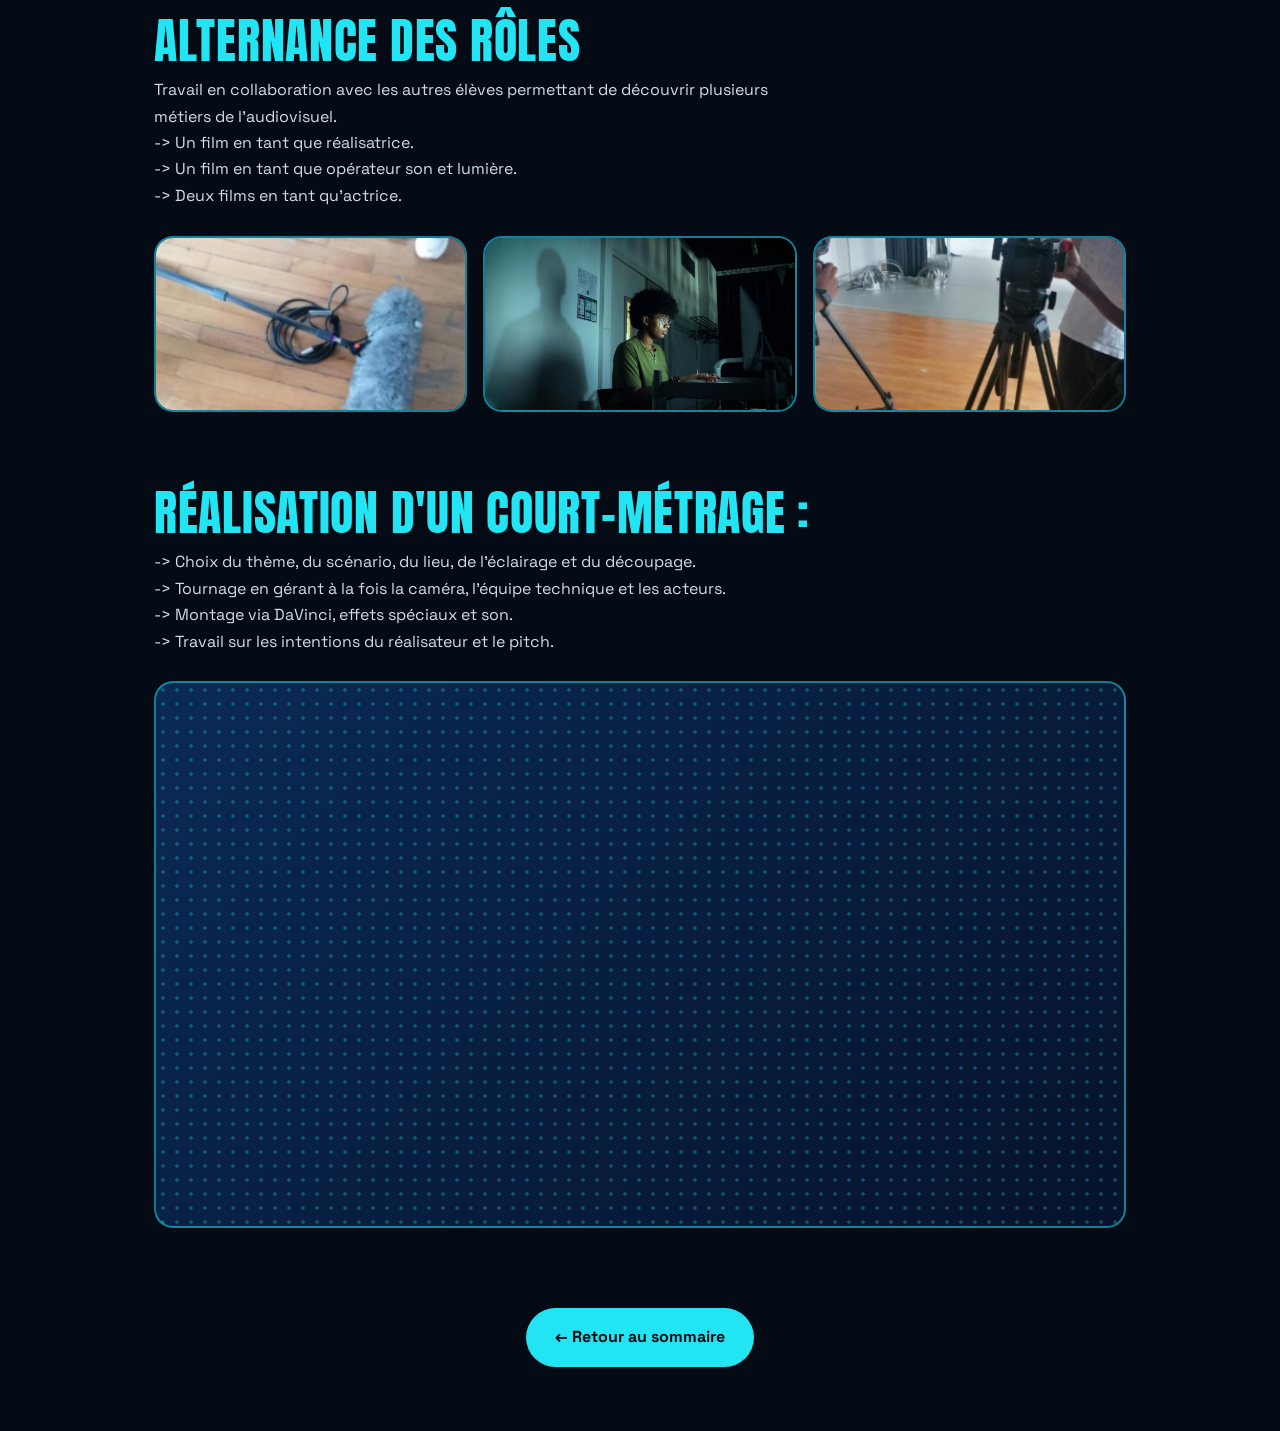
<file: pages/gobelins.html>
<!DOCTYPE html>
<html lang="fr"><head>
<meta charset="utf-8">
<meta name="viewport" content="width=device-width,initial-scale=1">
<meta name="referrer" content="strict-origin-when-cross-origin">
<title>Projet Gobelins — Enkara Randon</title>
<link href="https://fonts.googleapis.com/css2?family=Anton&family=Space+Grotesk:wght@400;700&display=swap" rel="stylesheet">
<link rel="stylesheet" href="../css/style.css"></head>
<body>
<nav class="nav"><a href="../portfolio.html">← Sommaire</a><a href="../index.html">Enkara Randon</a></nav>
<main class="sub">
<header class="stage"><div class="dots"></div><span class="ghost" aria-hidden="true">02</span>
<h1>Projet École Gobelins</h1><p class="lead">Mon experience de stage aux sein de l'école Gobelins.</p></header>
<div class="page">

<section class="rv">
<h2>École des Gobelins à Paris</h2>
<p>Initiation de 30 heures à l'école des Gobelins de Paris, permettant de réaliser mon premier film qui traite de l'anxiété sociale.</p>
<p>ㅤ</p>
<div class="ph" style="--r:16/9" data-label="Vidéo du projet à ajouter">
<img src="../assets/images/ecole-gobelins.jpg" alt="Photographie de l'établissement" onerror="this.remove()">
</div>
<p>ㅤ</p>
<div class="ph0" style="--r:16/9" data-label="Vidéo du projet à ajouter">
    <img src="../assets/images/planning.png" alt="Photographie du planning" onerror="this.remove()">
</div>
</section>

<section class="rv">
<h2>Alternance des rôles</h2>
<p>Travail en collaboration avec les autres élèves permettant de découvrir plusieurs métiers de l'audiovisuel.</p>

<p>-> Un film en tant que réalisatrice.</p>

<p>-> Un film en tant que opérateur son et lumière.</p>

<p>-> Deux films en tant qu'actrice.</p>
<p>ㅤ</p>
<div class="gal">
<figure class="ph" style="--r:16/9" data-label="Capture à ajouter"><img src="../assets/images/gobelins-1.jpg" alt="" onerror="this.remove()"></figure>
<figure class="ph" style="--r:16/9" data-label="Capture à ajouter"><img src="../assets/images/gobelins-2.jpg" alt="" onerror="this.remove()"></figure>
<figure class="ph" style="--r:16/9" data-label="Affiche à ajouter"><img src="../assets/images/gobelins-3.jpg" alt="" onerror="this.remove()"></figure>
</div>
</section>

<section class="rv">
<h2>Réalisation d'un court-métrage :</h2>
<p>-> Choix du thème, du scénario, du lieu, de l'éclairage et du découpage.</p>
<p>-> Tournage en gérant à la fois la caméra, l'équipe technique et les acteurs.</p>
<p>-> Montage via DaVinci, effets spéciaux et son.</p>
<p>-> Travail sur les intentions du réalisateur et le pitch.</p>
<p>ㅤ</p>

<div class="ph youtube-video" style="--r:16/9">
    <iframe width="560" height="315" src="https://www.youtube-nocookie.com/embed/1kXfjwNygNI?si=Cq1USBZNPMpFpeP1" title="YouTube video player" frameborder="0" allow="accelerometer; autoplay; clipboard-write; encrypted-media; gyroscope; picture-in-picture; web-share" referrerpolicy="strict-origin-when-cross-origin" allowfullscreen></iframe>
</div>

</section>


<a class="back-btn" href="../portfolio.html">← Retour au sommaire</a>
</div></main>
<script src="../js/main.js"></script>
</body></html>
</file>
<file: css/style.css>
:root{--cy:#22e4f2;--cy-l:#8fdcf0;--night:#06122b;--ink:#050b14;--paper:#f2f0ea;--g1:#8a97a8;--g2:#2a3648}
*{box-sizing:border-box;margin:0;padding:0}
html{scroll-behavior:smooth}
body{background:var(--ink);color:var(--paper);font:400 1rem/1.65 'Space Grotesk',system-ui,sans-serif;overflow-x:hidden;min-height:100vh}
body::after{content:"";position:fixed;inset:0;pointer-events:none;z-index:60;opacity:.08;background:url("data:image/svg+xml,%3Csvg xmlns='http://www.w3.org/2000/svg' width='160' height='160'%3E%3Cfilter id='n'%3E%3CfeTurbulence baseFrequency='.9' numOctaves='2'/%3E%3C/filter%3E%3Crect width='160' height='160' filter='url(%23n)'/%3E%3C/svg%3E")}
a{color:inherit;text-decoration:none}
:focus-visible{outline:3px solid var(--cy);outline-offset:4px}
h1,h2,.display{font-family:Anton,Impact,'Arial Narrow',sans-serif;font-weight:400;text-transform:uppercase;line-height:.9;letter-spacing:.015em}
.dots{position:absolute;inset:0;background:radial-gradient(circle,rgba(0,0,0,.6) 1.7px,transparent 2.3px) 0 0/15px 15px;-webkit-mask:radial-gradient(ellipse at 50% 45%,#000 20%,transparent 75%);mask:radial-gradient(ellipse at 50% 45%,#000 20%,transparent 75%)}
.stage{position:relative;overflow:hidden;background:radial-gradient(circle at 50% 42%,rgba(34,228,242,.55),transparent 62%),linear-gradient(#0a2a55,var(--night))}
.stage>.dots{opacity:.55}

/* ACCUEIL */
.hero{min-height:100svh;display:grid;place-items:center;isolation:isolate}
.title{position:absolute;left:50%;top:46%;transform:translate(-50%,-50%);font-size:clamp(5.5rem,25vw,24rem);text-align:center;white-space:nowrap;pointer-events:none;user-select:none}
.title.back{z-index:1;color:var(--cy);animation:rise 1.2s .1s both cubic-bezier(.2,.8,.2,1)}
@keyframes rise{from{opacity:0;transform:translate(-50%,-44%)}to{opacity:1}}
.portrait{position:absolute;z-index:2;bottom:0;left:56%;transform:translateX(-50%);height:min(96svh,1000px);animation:fade 1.4s .5s both}
.portrait img{display:block;height:100%;width:auto;max-width:none}
@keyframes fade{from{opacity:0}to{opacity:1}}
.note{position:absolute;z-index:4;font-size:.8rem;max-width:15rem;animation:fade 1s 1.2s both}
.note.tl{top:6svh;left:5vw}.note.tr{top:6svh;right:5vw;text-align:right}.note.bl{bottom:16svh;left:5vw}
.note b{display:block;font-family:Anton,Impact,sans-serif;font-weight:400;font-size:1.3rem;letter-spacing:.05em;color:var(--cy)}
.cta{position:absolute;z-index:5;bottom:4svh;left:50%;translate:-50% 0;display:inline-flex;gap:.8rem;align-items:center;padding:1rem 1.8rem;border-radius:99px;background:var(--cy);color:var(--ink);font-weight:700;letter-spacing:.06em;text-transform:uppercase;font-size:.85rem;white-space:nowrap;transition:background .3s,transform .3s;animation:fade 1s 1.5s both}
.cta i{font-style:normal;display:inline-block;animation:nudge 1.4s infinite}
.cta:hover{background:var(--paper);transform:scale(1.06)}
.cta:active{transform:scale(.97)}
@keyframes nudge{50%{transform:translateX(6px)}}

/* NAVIGATION */
.nav{position:fixed;top:0;left:0;right:0;z-index:40;display:flex;justify-content:space-between;padding:1rem 5vw;font-size:.85rem;mix-blend-mode:difference}

/* SOMMAIRE */
.toc{min-height:100svh;padding:6.5rem 5vw 3rem}
.toc>*{position:relative}
.toc h1{font-size:clamp(3rem,10vw,8rem);margin-bottom:clamp(1.2rem,3vw,2.2rem)}
.cards{display:grid;grid-template-columns:repeat(12,minmax(0,1fr));gap:clamp(.8rem,2vw,1.4rem);max-width:1300px}
.card{--bg:var(--night);--fg:var(--paper);position:relative;grid-column:span 12;min-height:clamp(230px,32vh,330px);padding:clamp(1.2rem,2.4vw,2rem);display:flex;flex-direction:column;justify-content:space-between;gap:1.5rem;border:2px solid var(--cy);border-radius:2rem 2rem 2rem .4rem;background:var(--bg);color:var(--fg);overflow:hidden;transition:transform .35s,box-shadow .35s}
.card::before{content:"";position:absolute;inset:0;background:radial-gradient(circle,currentColor 1.5px,transparent 2px) 0 0/13px 13px;opacity:.08;transition:opacity .35s}
.card>*{position:relative}
.c1{--bg:var(--cy);--fg:var(--ink)}
.c3{--bg:var(--cy-l);--fg:var(--ink)}
.c4{--bg:var(--ink)}
.c1::before,.c3::before{opacity:.14}
.top{display:flex;justify-content:space-between;align-items:flex-start;gap:1rem}
.num{font-family:Anton,Impact,sans-serif;font-size:clamp(4rem,9vw,7.5rem);line-height:.8;color:transparent;-webkit-text-stroke:2px var(--fg)}
.go{flex:none;width:3rem;height:3rem;display:grid;place-items:center;border:2px solid var(--fg);border-radius:50%;font-size:1.3rem;transition:background .3s,color .3s,transform .3s}
.card h2{font-size:clamp(1.8rem,3vw,2.9rem);overflow-wrap:normal;word-break:normal;hyphens:manual}
.card p{max-width:32ch;font-size:.95rem;margin-top:.6rem;opacity:.85}
.card:hover,.card:focus-visible{transform:translateY(-4px);box-shadow:0 16px 44px rgba(34,228,242,.28)}
.card:hover::before{opacity:.22}
.card:hover .go{background:var(--fg);color:var(--bg);transform:rotate(-45deg)}
@media(min-width:900px){.c1,.c4{grid-column:span 7}.c2,.c3{grid-column:span 5}}

/* PAGES INTERNES */
.sub .stage{padding:7rem 5vw 3.5rem;border-radius:0 0 3rem 0}
.ghost{position:absolute;right:4vw;top:4.5rem;font-family:Anton,Impact,sans-serif;font-size:clamp(6rem,22vw,18rem);line-height:.8;color:transparent;-webkit-text-stroke:2px rgba(34,228,242,.5);pointer-events:none;user-select:none}
.sub h1{position:relative;font-size:clamp(2.6rem,10vw,8rem);max-width:12ch}
.sub .lead{position:relative;max-width:56ch;margin-top:1.5rem;color:var(--cy-l)}
.page{max-width:1100px;margin:0 auto;padding:3.5rem 5vw 4rem;display:grid;gap:clamp(3rem,7vw,5rem)}
.page h2{font-size:clamp(1.8rem,4vw,3rem);color:var(--cy);margin-bottom:.9rem}
.page h3{font-family:'Space Grotesk',sans-serif;font-size:1rem;margin:1.2rem 0 .5rem;color:var(--paper)}
.page p,.page li{max-width:64ch;color:#d6dbe3}
.todo{color:var(--cy)!important}
.tl{list-style:none;border-left:2px solid var(--cy);padding-left:1.2rem;display:grid;gap:.9rem}
.tag{display:inline-block;border:2px solid var(--cy);border-radius:99px;padding:.1rem .9rem;color:var(--cy);font-size:.85rem;margin-bottom:.8rem}
.split{display:grid;grid-template-columns:repeat(auto-fit,minmax(min(100%,340px),1fr));gap:clamp(1.5rem,4vw,3rem);align-items:center}
@media(min-width:760px){.rev>:first-child{order:2}}
.gal{display:grid;grid-template-columns:repeat(auto-fit,minmax(min(100%,240px),1fr));gap:1rem}

/* EMPLACEMENTS IMAGES / VIDÉOS */
.ph{position:relative;margin:0;aspect-ratio:var(--r,4/3);border:2px solid rgba(34,228,242,.5);border-radius:1.2rem;overflow:hidden;background:radial-gradient(circle,rgba(34,228,242,.28) 1.5px,transparent 2px) 0 0/14px 14px,linear-gradient(135deg,#0a2a55,var(--night));transition:transform .4s,border-color .3s}
.ph1{position:relative;width: 800px;height:100%;margin:0;aspect-ratio:var(--r,4/3);border:2px solid rgba(34,228,242,.5);border-radius:1.2rem;overflow:hidden;background:radial-gradient(circle,rgba(34,228,242,.28) 1.5px,transparent 2px) 0 0/14px 14px,linear-gradient(135deg,#0a2a55,var(--night));transition:transform .4s,border-color .3s}
.ph0{position:relative;width: 100%;height:325px;margin:10;aspect-ratio:var(--r,4/3);border:2px solid rgba(34,228,242,.5);border-radius:2.12rem;overflow:hidden;background:radial-gradient(circle,rgba(34,228,242,.28) 1.5px,transparent 2px) 0 0/14px 14px,linear-gradient(135deg,#0a2a55,var(--night));transition:transform .4s,border-color .3s}
.ph::after{content:attr(data-label);position:absolute;inset:0;display:grid;place-items:center;padding:1rem;text-align:center;font-family:Anton,Impact,sans-serif;font-size:clamp(1rem,2.2vw,1.5rem);letter-spacing:.08em;text-transform:uppercase;color:var(--cy)}
.ph::after{content:attr(data-label);position:absolute;inset:0;display:grid;place-items:center;padding:1rem;text-align:center;font-family:Anton,Impact,sans-serif;font-size:clamp(1rem,2.2vw,1.5rem);letter-spacing:.08em;text-transform:uppercase;color:var(--cy)}
.ph img,.ph video{position:absolute;inset:0;z-index:1;width:100%;height:100%;object-fit:cover;background:var(--night)}
.ph0 img,.ph0 video{position:absolute;inset:0;z-index:1;width: 100%;height:325px;object-fit:cover;background:var(--night)}
.ph1 img,.ph1 video{position:absolute;inset:0;z-index:1;width: 800px;height:100%;object-fit:cover;background:var(--night)}
.ph:hover{transform:scale(1.015);border-color:var(--cy)}

/* RETOUR */
.back-btn{justify-self:center;display:inline-flex;align-items:center;gap:.8rem;padding:1rem 1.8rem;border-radius:99px;background:var(--cy);color:var(--ink);font-weight:700;transition:background .3s,transform .3s}
.back-btn:hover{background:var(--paper);transform:scale(1.05)}
.links{display:flex;flex-wrap:wrap;gap:.8rem;margin-top:1rem}
.links a{border:2px solid var(--cy);border-radius:99px;padding:.5rem 1.2rem;transition:background .3s,color .3s}
.links a:hover{background:var(--cy);color:var(--ink)}

/* ANIMATIONS */
.js .rv{opacity:0;transform:translateY(26px);transition:opacity .8s,transform .8s cubic-bezier(.2,.8,.2,1)}
.js .rv.in{opacity:1;transform:none}
.veil{position:fixed;inset:0;z-index:100;background:var(--cy);transform:translateY(0);transition:transform .55s cubic-bezier(.7,0,.2,1);pointer-events:none}
.veil.out{transform:translateY(-101%)}
@media(max-width:700px){.note.bl{display:none}}
@media(prefers-reduced-motion:reduce){*,*::before{animation:none!important;transition:none!important}}

.youtube-video iframe {
    position: absolute;
    inset: 0;
    width: 100%;
    height: 100%;
    border: none;
    z-index: 2;
}
</file>
